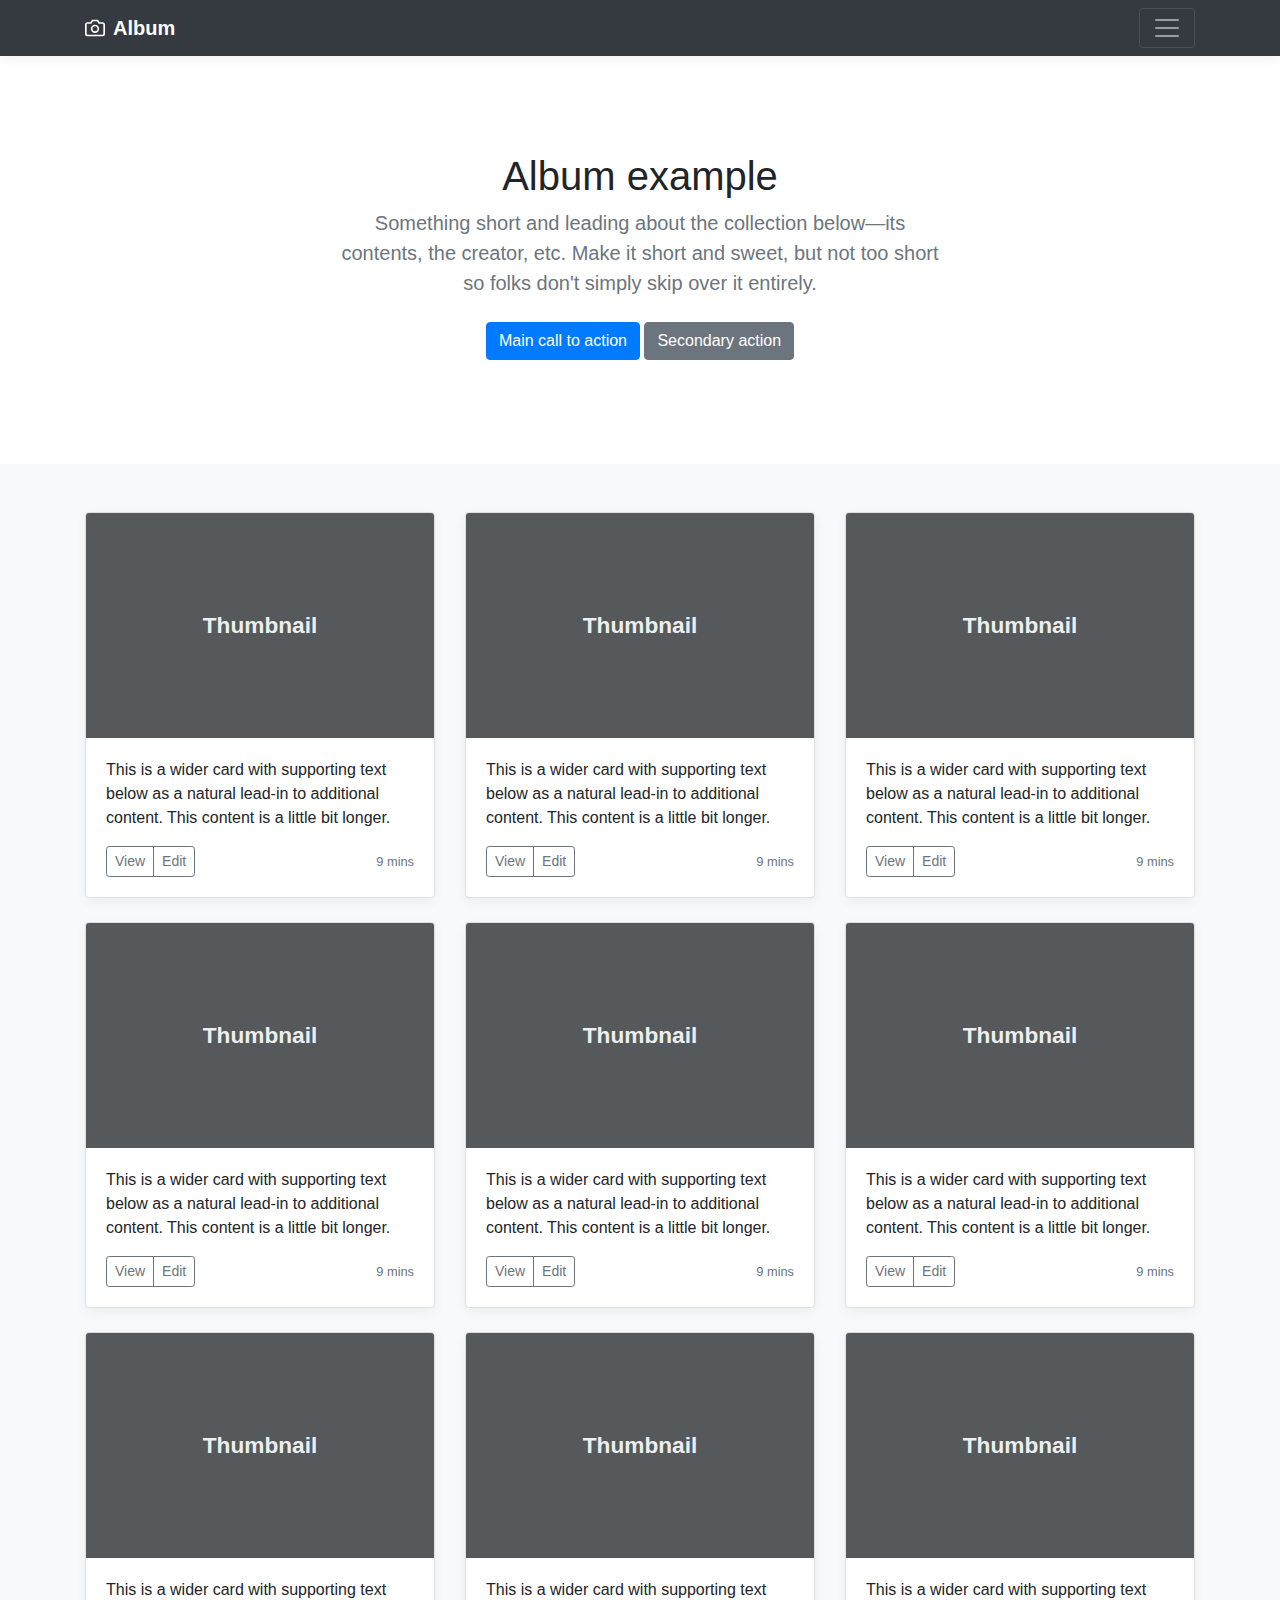
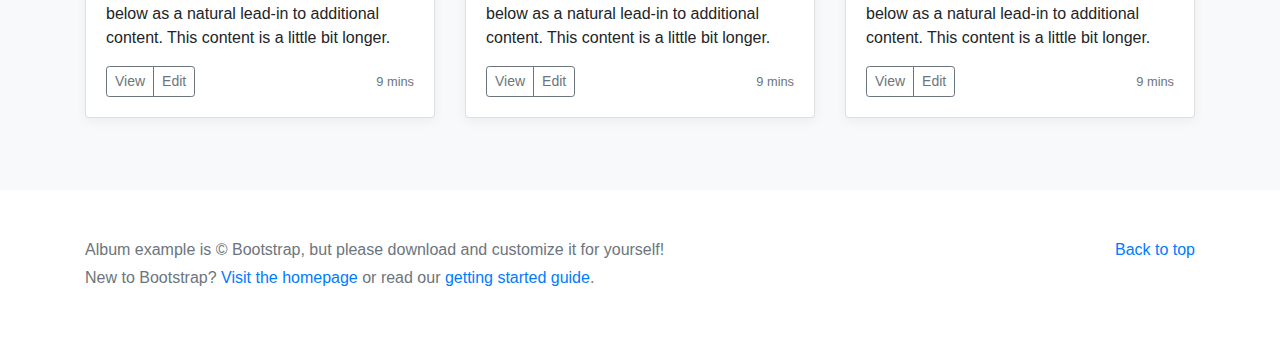
<file: bootstrap/docs/4.1/examples/album/index.html>
<!doctype html>
<html lang="en">
  <head>
    <meta charset="utf-8">
    <meta name="viewport" content="width=device-width, initial-scale=1, shrink-to-fit=no">
    <meta name="description" content="">
    <meta name="author" content="">
    <link rel="icon" href="../../../../favicon.ico">

    <title>Album example for Bootstrap</title>

    <!-- Bootstrap core CSS -->
    <link href="../../../../dist/css/bootstrap.min.css" rel="stylesheet">

    <!-- Custom styles for this template -->
    <link href="album.css" rel="stylesheet">
  </head>

  <body>

    <header>
      <div class="collapse bg-dark" id="navbarHeader">
        <div class="container">
          <div class="row">
            <div class="col-sm-8 col-md-7 py-4">
              <h4 class="text-white">About</h4>
              <p class="text-muted">Add some information about the album below, the author, or any other background context. Make it a few sentences long so folks can pick up some informative tidbits. Then, link them off to some social networking sites or contact information.</p>
            </div>
            <div class="col-sm-4 offset-md-1 py-4">
              <h4 class="text-white">Contact</h4>
              <ul class="list-unstyled">
                <li><a href="#" class="text-white">Follow on Twitter</a></li>
                <li><a href="#" class="text-white">Like on Facebook</a></li>
                <li><a href="#" class="text-white">Email me</a></li>
              </ul>
            </div>
          </div>
        </div>
      </div>
      <div class="navbar navbar-dark bg-dark box-shadow">
        <div class="container d-flex justify-content-between">
          <a href="#" class="navbar-brand d-flex align-items-center">
            <svg xmlns="http://www.w3.org/2000/svg" width="20" height="20" viewBox="0 0 24 24" fill="none" stroke="currentColor" stroke-width="2" stroke-linecap="round" stroke-linejoin="round" class="mr-2"><path d="M23 19a2 2 0 0 1-2 2H3a2 2 0 0 1-2-2V8a2 2 0 0 1 2-2h4l2-3h6l2 3h4a2 2 0 0 1 2 2z"></path><circle cx="12" cy="13" r="4"></circle></svg>
            <strong>Album</strong>
          </a>
          <button class="navbar-toggler" type="button" data-toggle="collapse" data-target="#navbarHeader" aria-controls="navbarHeader" aria-expanded="false" aria-label="Toggle navigation">
            <span class="navbar-toggler-icon"></span>
          </button>
        </div>
      </div>
    </header>

    <main role="main">

      <section class="jumbotron text-center">
        <div class="container">
          <h1 class="jumbotron-heading">Album example</h1>
          <p class="lead text-muted">Something short and leading about the collection below—its contents, the creator, etc. Make it short and sweet, but not too short so folks don't simply skip over it entirely.</p>
          <p>
            <a href="#" class="btn btn-primary my-2">Main call to action</a>
            <a href="#" class="btn btn-secondary my-2">Secondary action</a>
          </p>
        </div>
      </section>

      <div class="album py-5 bg-light">
        <div class="container">

          <div class="row">
            <div class="col-md-4">
              <div class="card mb-4 box-shadow">
                <img class="card-img-top" data-src="holder.js/100px225?theme=thumb&bg=55595c&fg=eceeef&text=Thumbnail" alt="Card image cap">
                <div class="card-body">
                  <p class="card-text">This is a wider card with supporting text below as a natural lead-in to additional content. This content is a little bit longer.</p>
                  <div class="d-flex justify-content-between align-items-center">
                    <div class="btn-group">
                      <button type="button" class="btn btn-sm btn-outline-secondary">View</button>
                      <button type="button" class="btn btn-sm btn-outline-secondary">Edit</button>
                    </div>
                    <small class="text-muted">9 mins</small>
                  </div>
                </div>
              </div>
            </div>
            <div class="col-md-4">
              <div class="card mb-4 box-shadow">
                <img class="card-img-top" data-src="holder.js/100px225?theme=thumb&bg=55595c&fg=eceeef&text=Thumbnail" alt="Card image cap">
                <div class="card-body">
                  <p class="card-text">This is a wider card with supporting text below as a natural lead-in to additional content. This content is a little bit longer.</p>
                  <div class="d-flex justify-content-between align-items-center">
                    <div class="btn-group">
                      <button type="button" class="btn btn-sm btn-outline-secondary">View</button>
                      <button type="button" class="btn btn-sm btn-outline-secondary">Edit</button>
                    </div>
                    <small class="text-muted">9 mins</small>
                  </div>
                </div>
              </div>
            </div>
            <div class="col-md-4">
              <div class="card mb-4 box-shadow">
                <img class="card-img-top" data-src="holder.js/100px225?theme=thumb&bg=55595c&fg=eceeef&text=Thumbnail" alt="Card image cap">
                <div class="card-body">
                  <p class="card-text">This is a wider card with supporting text below as a natural lead-in to additional content. This content is a little bit longer.</p>
                  <div class="d-flex justify-content-between align-items-center">
                    <div class="btn-group">
                      <button type="button" class="btn btn-sm btn-outline-secondary">View</button>
                      <button type="button" class="btn btn-sm btn-outline-secondary">Edit</button>
                    </div>
                    <small class="text-muted">9 mins</small>
                  </div>
                </div>
              </div>
            </div>

            <div class="col-md-4">
              <div class="card mb-4 box-shadow">
                <img class="card-img-top" data-src="holder.js/100px225?theme=thumb&bg=55595c&fg=eceeef&text=Thumbnail" alt="Card image cap">
                <div class="card-body">
                  <p class="card-text">This is a wider card with supporting text below as a natural lead-in to additional content. This content is a little bit longer.</p>
                  <div class="d-flex justify-content-between align-items-center">
                    <div class="btn-group">
                      <button type="button" class="btn btn-sm btn-outline-secondary">View</button>
                      <button type="button" class="btn btn-sm btn-outline-secondary">Edit</button>
                    </div>
                    <small class="text-muted">9 mins</small>
                  </div>
                </div>
              </div>
            </div>
            <div class="col-md-4">
              <div class="card mb-4 box-shadow">
                <img class="card-img-top" data-src="holder.js/100px225?theme=thumb&bg=55595c&fg=eceeef&text=Thumbnail" alt="Card image cap">
                <div class="card-body">
                  <p class="card-text">This is a wider card with supporting text below as a natural lead-in to additional content. This content is a little bit longer.</p>
                  <div class="d-flex justify-content-between align-items-center">
                    <div class="btn-group">
                      <button type="button" class="btn btn-sm btn-outline-secondary">View</button>
                      <button type="button" class="btn btn-sm btn-outline-secondary">Edit</button>
                    </div>
                    <small class="text-muted">9 mins</small>
                  </div>
                </div>
              </div>
            </div>
            <div class="col-md-4">
              <div class="card mb-4 box-shadow">
                <img class="card-img-top" data-src="holder.js/100px225?theme=thumb&bg=55595c&fg=eceeef&text=Thumbnail" alt="Card image cap">
                <div class="card-body">
                  <p class="card-text">This is a wider card with supporting text below as a natural lead-in to additional content. This content is a little bit longer.</p>
                  <div class="d-flex justify-content-between align-items-center">
                    <div class="btn-group">
                      <button type="button" class="btn btn-sm btn-outline-secondary">View</button>
                      <button type="button" class="btn btn-sm btn-outline-secondary">Edit</button>
                    </div>
                    <small class="text-muted">9 mins</small>
                  </div>
                </div>
              </div>
            </div>

            <div class="col-md-4">
              <div class="card mb-4 box-shadow">
                <img class="card-img-top" data-src="holder.js/100px225?theme=thumb&bg=55595c&fg=eceeef&text=Thumbnail" alt="Card image cap">
                <div class="card-body">
                  <p class="card-text">This is a wider card with supporting text below as a natural lead-in to additional content. This content is a little bit longer.</p>
                  <div class="d-flex justify-content-between align-items-center">
                    <div class="btn-group">
                      <button type="button" class="btn btn-sm btn-outline-secondary">View</button>
                      <button type="button" class="btn btn-sm btn-outline-secondary">Edit</button>
                    </div>
                    <small class="text-muted">9 mins</small>
                  </div>
                </div>
              </div>
            </div>
            <div class="col-md-4">
              <div class="card mb-4 box-shadow">
                <img class="card-img-top" data-src="holder.js/100px225?theme=thumb&bg=55595c&fg=eceeef&text=Thumbnail" alt="Card image cap">
                <div class="card-body">
                  <p class="card-text">This is a wider card with supporting text below as a natural lead-in to additional content. This content is a little bit longer.</p>
                  <div class="d-flex justify-content-between align-items-center">
                    <div class="btn-group">
                      <button type="button" class="btn btn-sm btn-outline-secondary">View</button>
                      <button type="button" class="btn btn-sm btn-outline-secondary">Edit</button>
                    </div>
                    <small class="text-muted">9 mins</small>
                  </div>
                </div>
              </div>
            </div>
            <div class="col-md-4">
              <div class="card mb-4 box-shadow">
                <img class="card-img-top" data-src="holder.js/100px225?theme=thumb&bg=55595c&fg=eceeef&text=Thumbnail" alt="Card image cap">
                <div class="card-body">
                  <p class="card-text">This is a wider card with supporting text below as a natural lead-in to additional content. This content is a little bit longer.</p>
                  <div class="d-flex justify-content-between align-items-center">
                    <div class="btn-group">
                      <button type="button" class="btn btn-sm btn-outline-secondary">View</button>
                      <button type="button" class="btn btn-sm btn-outline-secondary">Edit</button>
                    </div>
                    <small class="text-muted">9 mins</small>
                  </div>
                </div>
              </div>
            </div>
          </div>
        </div>
      </div>

    </main>

    <footer class="text-muted">
      <div class="container">
        <p class="float-right">
          <a href="#">Back to top</a>
        </p>
        <p>Album example is &copy; Bootstrap, but please download and customize it for yourself!</p>
        <p>New to Bootstrap? <a href="../../">Visit the homepage</a> or read our <a href="../../getting-started/">getting started guide</a>.</p>
      </div>
    </footer>

    <!-- Bootstrap core JavaScript
    ================================================== -->
    <!-- Placed at the end of the document so the pages load faster -->
    <script src="https://code.jquery.com/jquery-3.3.1.slim.min.js" integrity="sha384-q8i/X+965DzO0rT7abK41JStQIAqVgRVzpbzo5smXKp4YfRvH+8abtTE1Pi6jizo" crossorigin="anonymous"></script>
    <script>window.jQuery || document.write('<script src="../../../../assets/js/vendor/jquery-slim.min.js"><\/script>')</script>
    <script src="../../../../assets/js/vendor/popper.min.js"></script>
    <script src="../../../../dist/js/bootstrap.min.js"></script>
    <script src="../../../../assets/js/vendor/holder.min.js"></script>
  </body>
</html>
</file>
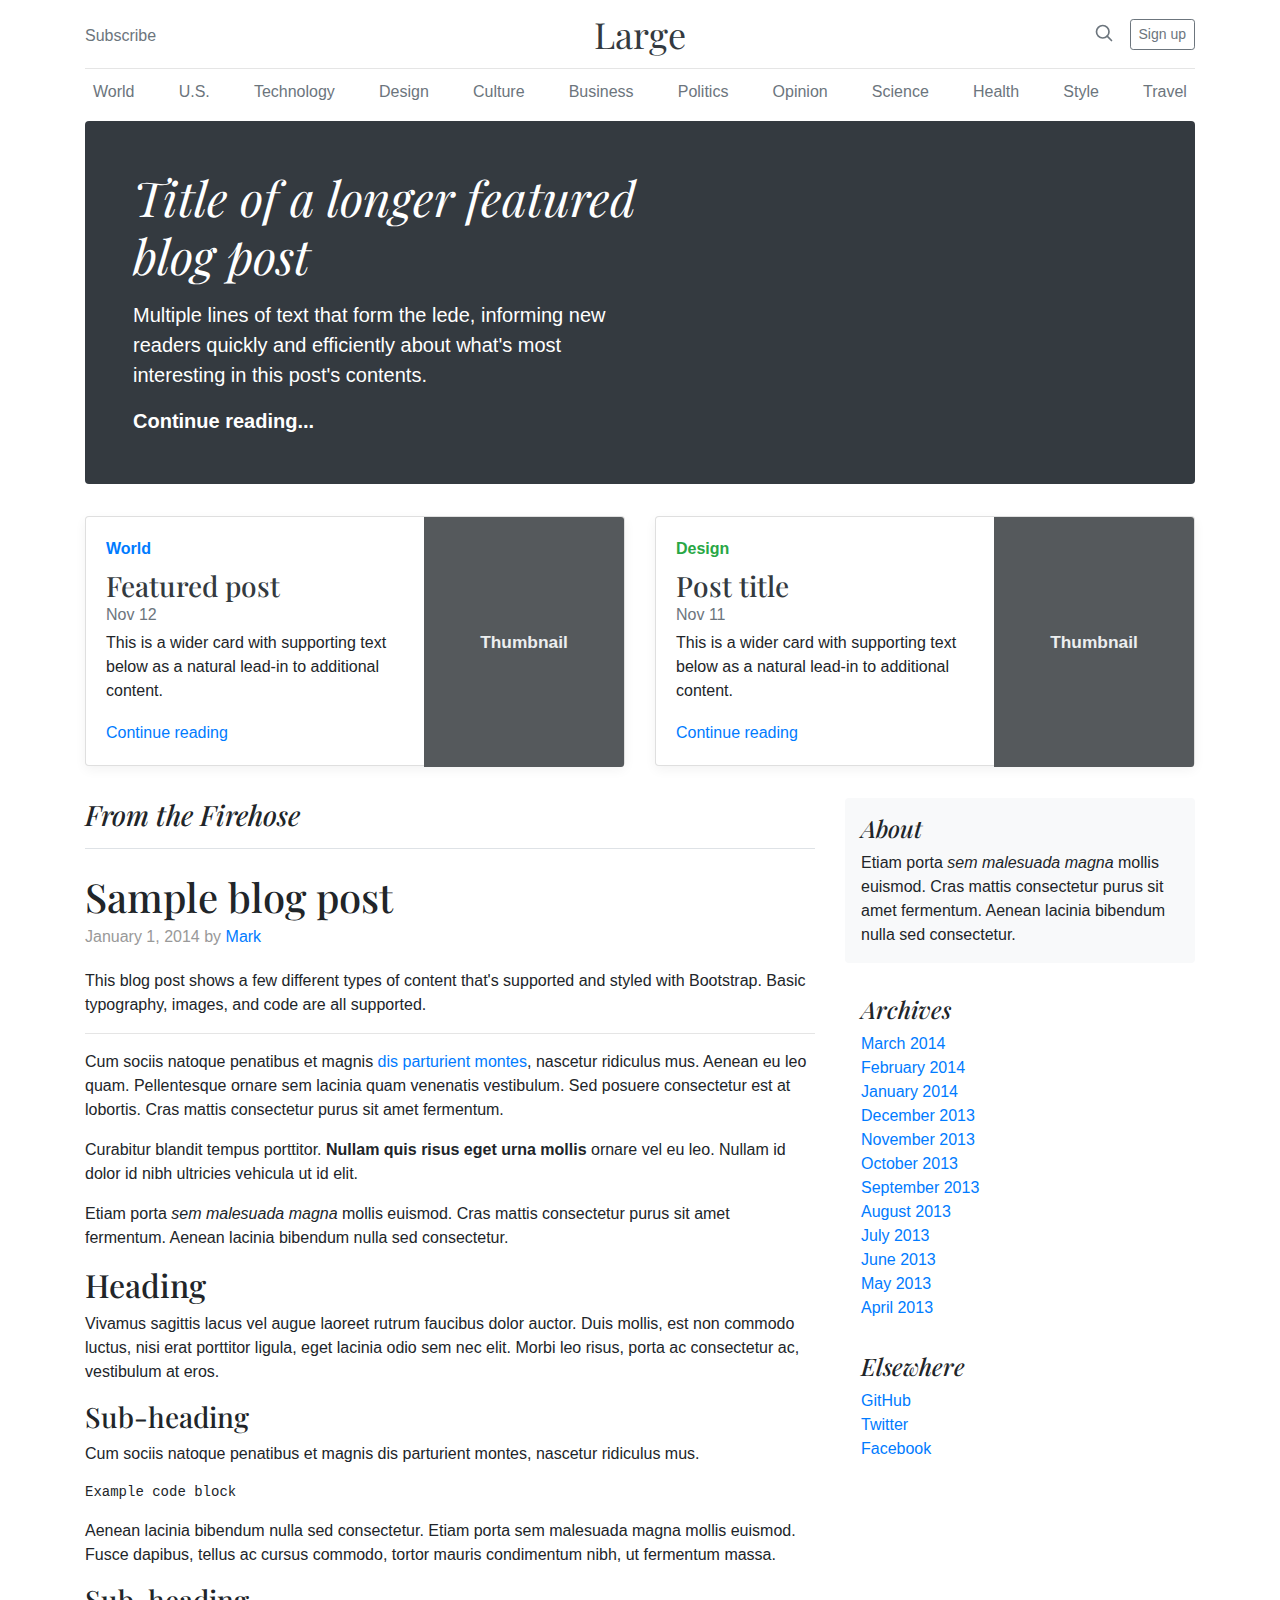
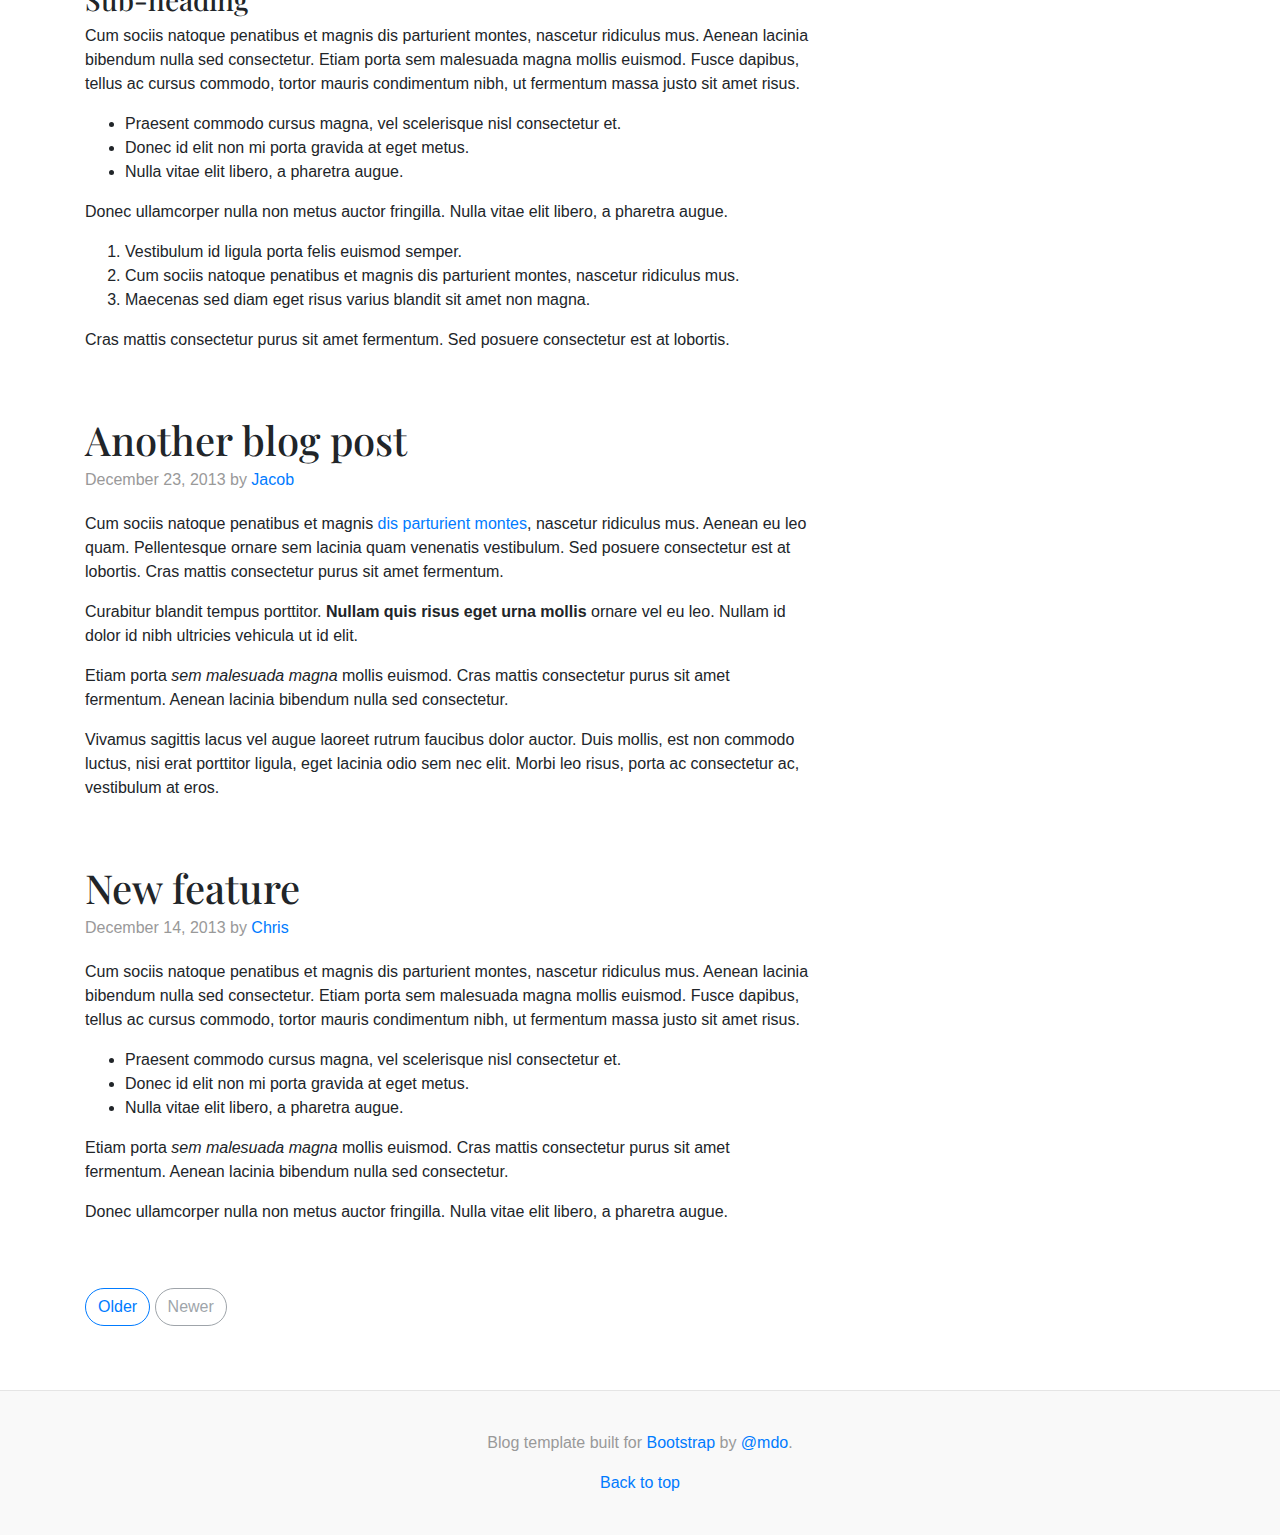
<file: bootstrap/docs/4.1/examples/blog/index.html>
<!doctype html>
<html lang="en">
  <head>
    <meta charset="utf-8">
    <meta name="viewport" content="width=device-width, initial-scale=1, shrink-to-fit=no">
    <meta name="description" content="">
    <meta name="author" content="">
    <link rel="icon" href="../../../../favicon.ico">

    <title>Blog Template for Bootstrap</title>

    <!-- Bootstrap core CSS -->
    <link href="../../../../dist/css/bootstrap.min.css" rel="stylesheet">

    <!-- Custom styles for this template -->
    <link href="https://fonts.googleapis.com/css?family=Playfair+Display:700,900" rel="stylesheet">
    <link href="blog.css" rel="stylesheet">
  </head>

  <body>

    <div class="container">
      <header class="blog-header py-3">
        <div class="row flex-nowrap justify-content-between align-items-center">
          <div class="col-4 pt-1">
            <a class="text-muted" href="#">Subscribe</a>
          </div>
          <div class="col-4 text-center">
            <a class="blog-header-logo text-dark" href="#">Large</a>
          </div>
          <div class="col-4 d-flex justify-content-end align-items-center">
            <a class="text-muted" href="#">
              <svg xmlns="http://www.w3.org/2000/svg" width="20" height="20" viewBox="0 0 24 24" fill="none" stroke="currentColor" stroke-width="2" stroke-linecap="round" stroke-linejoin="round" class="mx-3"><circle cx="10.5" cy="10.5" r="7.5"></circle><line x1="21" y1="21" x2="15.8" y2="15.8"></line></svg>
            </a>
            <a class="btn btn-sm btn-outline-secondary" href="#">Sign up</a>
          </div>
        </div>
      </header>

      <div class="nav-scroller py-1 mb-2">
        <nav class="nav d-flex justify-content-between">
          <a class="p-2 text-muted" href="#">World</a>
          <a class="p-2 text-muted" href="#">U.S.</a>
          <a class="p-2 text-muted" href="#">Technology</a>
          <a class="p-2 text-muted" href="#">Design</a>
          <a class="p-2 text-muted" href="#">Culture</a>
          <a class="p-2 text-muted" href="#">Business</a>
          <a class="p-2 text-muted" href="#">Politics</a>
          <a class="p-2 text-muted" href="#">Opinion</a>
          <a class="p-2 text-muted" href="#">Science</a>
          <a class="p-2 text-muted" href="#">Health</a>
          <a class="p-2 text-muted" href="#">Style</a>
          <a class="p-2 text-muted" href="#">Travel</a>
        </nav>
      </div>

      <div class="jumbotron p-3 p-md-5 text-white rounded bg-dark">
        <div class="col-md-6 px-0">
          <h1 class="display-4 font-italic">Title of a longer featured blog post</h1>
          <p class="lead my-3">Multiple lines of text that form the lede, informing new readers quickly and efficiently about what's most interesting in this post's contents.</p>
          <p class="lead mb-0"><a href="#" class="text-white font-weight-bold">Continue reading...</a></p>
        </div>
      </div>

      <div class="row mb-2">
        <div class="col-md-6">
          <div class="card flex-md-row mb-4 box-shadow h-md-250">
            <div class="card-body d-flex flex-column align-items-start">
              <strong class="d-inline-block mb-2 text-primary">World</strong>
              <h3 class="mb-0">
                <a class="text-dark" href="#">Featured post</a>
              </h3>
              <div class="mb-1 text-muted">Nov 12</div>
              <p class="card-text mb-auto">This is a wider card with supporting text below as a natural lead-in to additional content.</p>
              <a href="#">Continue reading</a>
            </div>
            <img class="card-img-right flex-auto d-none d-lg-block" data-src="holder.js/200x250?theme=thumb" alt="Card image cap">
          </div>
        </div>
        <div class="col-md-6">
          <div class="card flex-md-row mb-4 box-shadow h-md-250">
            <div class="card-body d-flex flex-column align-items-start">
              <strong class="d-inline-block mb-2 text-success">Design</strong>
              <h3 class="mb-0">
                <a class="text-dark" href="#">Post title</a>
              </h3>
              <div class="mb-1 text-muted">Nov 11</div>
              <p class="card-text mb-auto">This is a wider card with supporting text below as a natural lead-in to additional content.</p>
              <a href="#">Continue reading</a>
            </div>
            <img class="card-img-right flex-auto d-none d-lg-block" data-src="holder.js/200x250?theme=thumb" alt="Card image cap">
          </div>
        </div>
      </div>
    </div>

    <main role="main" class="container">
      <div class="row">
        <div class="col-md-8 blog-main">
          <h3 class="pb-3 mb-4 font-italic border-bottom">
            From the Firehose
          </h3>

          <div class="blog-post">
            <h2 class="blog-post-title">Sample blog post</h2>
            <p class="blog-post-meta">January 1, 2014 by <a href="#">Mark</a></p>

            <p>This blog post shows a few different types of content that's supported and styled with Bootstrap. Basic typography, images, and code are all supported.</p>
            <hr>
            <p>Cum sociis natoque penatibus et magnis <a href="#">dis parturient montes</a>, nascetur ridiculus mus. Aenean eu leo quam. Pellentesque ornare sem lacinia quam venenatis vestibulum. Sed posuere consectetur est at lobortis. Cras mattis consectetur purus sit amet fermentum.</p>
            <blockquote>
              <p>Curabitur blandit tempus porttitor. <strong>Nullam quis risus eget urna mollis</strong> ornare vel eu leo. Nullam id dolor id nibh ultricies vehicula ut id elit.</p>
            </blockquote>
            <p>Etiam porta <em>sem malesuada magna</em> mollis euismod. Cras mattis consectetur purus sit amet fermentum. Aenean lacinia bibendum nulla sed consectetur.</p>
            <h2>Heading</h2>
            <p>Vivamus sagittis lacus vel augue laoreet rutrum faucibus dolor auctor. Duis mollis, est non commodo luctus, nisi erat porttitor ligula, eget lacinia odio sem nec elit. Morbi leo risus, porta ac consectetur ac, vestibulum at eros.</p>
            <h3>Sub-heading</h3>
            <p>Cum sociis natoque penatibus et magnis dis parturient montes, nascetur ridiculus mus.</p>
            <pre><code>Example code block</code></pre>
            <p>Aenean lacinia bibendum nulla sed consectetur. Etiam porta sem malesuada magna mollis euismod. Fusce dapibus, tellus ac cursus commodo, tortor mauris condimentum nibh, ut fermentum massa.</p>
            <h3>Sub-heading</h3>
            <p>Cum sociis natoque penatibus et magnis dis parturient montes, nascetur ridiculus mus. Aenean lacinia bibendum nulla sed consectetur. Etiam porta sem malesuada magna mollis euismod. Fusce dapibus, tellus ac cursus commodo, tortor mauris condimentum nibh, ut fermentum massa justo sit amet risus.</p>
            <ul>
              <li>Praesent commodo cursus magna, vel scelerisque nisl consectetur et.</li>
              <li>Donec id elit non mi porta gravida at eget metus.</li>
              <li>Nulla vitae elit libero, a pharetra augue.</li>
            </ul>
            <p>Donec ullamcorper nulla non metus auctor fringilla. Nulla vitae elit libero, a pharetra augue.</p>
            <ol>
              <li>Vestibulum id ligula porta felis euismod semper.</li>
              <li>Cum sociis natoque penatibus et magnis dis parturient montes, nascetur ridiculus mus.</li>
              <li>Maecenas sed diam eget risus varius blandit sit amet non magna.</li>
            </ol>
            <p>Cras mattis consectetur purus sit amet fermentum. Sed posuere consectetur est at lobortis.</p>
          </div><!-- /.blog-post -->

          <div class="blog-post">
            <h2 class="blog-post-title">Another blog post</h2>
            <p class="blog-post-meta">December 23, 2013 by <a href="#">Jacob</a></p>

            <p>Cum sociis natoque penatibus et magnis <a href="#">dis parturient montes</a>, nascetur ridiculus mus. Aenean eu leo quam. Pellentesque ornare sem lacinia quam venenatis vestibulum. Sed posuere consectetur est at lobortis. Cras mattis consectetur purus sit amet fermentum.</p>
            <blockquote>
              <p>Curabitur blandit tempus porttitor. <strong>Nullam quis risus eget urna mollis</strong> ornare vel eu leo. Nullam id dolor id nibh ultricies vehicula ut id elit.</p>
            </blockquote>
            <p>Etiam porta <em>sem malesuada magna</em> mollis euismod. Cras mattis consectetur purus sit amet fermentum. Aenean lacinia bibendum nulla sed consectetur.</p>
            <p>Vivamus sagittis lacus vel augue laoreet rutrum faucibus dolor auctor. Duis mollis, est non commodo luctus, nisi erat porttitor ligula, eget lacinia odio sem nec elit. Morbi leo risus, porta ac consectetur ac, vestibulum at eros.</p>
          </div><!-- /.blog-post -->

          <div class="blog-post">
            <h2 class="blog-post-title">New feature</h2>
            <p class="blog-post-meta">December 14, 2013 by <a href="#">Chris</a></p>

            <p>Cum sociis natoque penatibus et magnis dis parturient montes, nascetur ridiculus mus. Aenean lacinia bibendum nulla sed consectetur. Etiam porta sem malesuada magna mollis euismod. Fusce dapibus, tellus ac cursus commodo, tortor mauris condimentum nibh, ut fermentum massa justo sit amet risus.</p>
            <ul>
              <li>Praesent commodo cursus magna, vel scelerisque nisl consectetur et.</li>
              <li>Donec id elit non mi porta gravida at eget metus.</li>
              <li>Nulla vitae elit libero, a pharetra augue.</li>
            </ul>
            <p>Etiam porta <em>sem malesuada magna</em> mollis euismod. Cras mattis consectetur purus sit amet fermentum. Aenean lacinia bibendum nulla sed consectetur.</p>
            <p>Donec ullamcorper nulla non metus auctor fringilla. Nulla vitae elit libero, a pharetra augue.</p>
          </div><!-- /.blog-post -->

          <nav class="blog-pagination">
            <a class="btn btn-outline-primary" href="#">Older</a>
            <a class="btn btn-outline-secondary disabled" href="#">Newer</a>
          </nav>

        </div><!-- /.blog-main -->

        <aside class="col-md-4 blog-sidebar">
          <div class="p-3 mb-3 bg-light rounded">
            <h4 class="font-italic">About</h4>
            <p class="mb-0">Etiam porta <em>sem malesuada magna</em> mollis euismod. Cras mattis consectetur purus sit amet fermentum. Aenean lacinia bibendum nulla sed consectetur.</p>
          </div>

          <div class="p-3">
            <h4 class="font-italic">Archives</h4>
            <ol class="list-unstyled mb-0">
              <li><a href="#">March 2014</a></li>
              <li><a href="#">February 2014</a></li>
              <li><a href="#">January 2014</a></li>
              <li><a href="#">December 2013</a></li>
              <li><a href="#">November 2013</a></li>
              <li><a href="#">October 2013</a></li>
              <li><a href="#">September 2013</a></li>
              <li><a href="#">August 2013</a></li>
              <li><a href="#">July 2013</a></li>
              <li><a href="#">June 2013</a></li>
              <li><a href="#">May 2013</a></li>
              <li><a href="#">April 2013</a></li>
            </ol>
          </div>

          <div class="p-3">
            <h4 class="font-italic">Elsewhere</h4>
            <ol class="list-unstyled">
              <li><a href="#">GitHub</a></li>
              <li><a href="#">Twitter</a></li>
              <li><a href="#">Facebook</a></li>
            </ol>
          </div>
        </aside><!-- /.blog-sidebar -->

      </div><!-- /.row -->

    </main><!-- /.container -->

    <footer class="blog-footer">
      <p>Blog template built for <a href="https://getbootstrap.com/">Bootstrap</a> by <a href="https://twitter.com/mdo">@mdo</a>.</p>
      <p>
        <a href="#">Back to top</a>
      </p>
    </footer>

    <!-- Bootstrap core JavaScript
    ================================================== -->
    <!-- Placed at the end of the document so the pages load faster -->
    <script src="https://code.jquery.com/jquery-3.3.1.slim.min.js" integrity="sha384-q8i/X+965DzO0rT7abK41JStQIAqVgRVzpbzo5smXKp4YfRvH+8abtTE1Pi6jizo" crossorigin="anonymous"></script>
    <script>window.jQuery || document.write('<script src="../../../../assets/js/vendor/jquery-slim.min.js"><\/script>')</script>
    <script src="../../../../assets/js/vendor/popper.min.js"></script>
    <script src="../../../../dist/js/bootstrap.min.js"></script>
    <script src="../../../../assets/js/vendor/holder.min.js"></script>
    <script>
      Holder.addTheme('thumb', {
        bg: '#55595c',
        fg: '#eceeef',
        text: 'Thumbnail'
      });
    </script>
  </body>
</html>
</file>
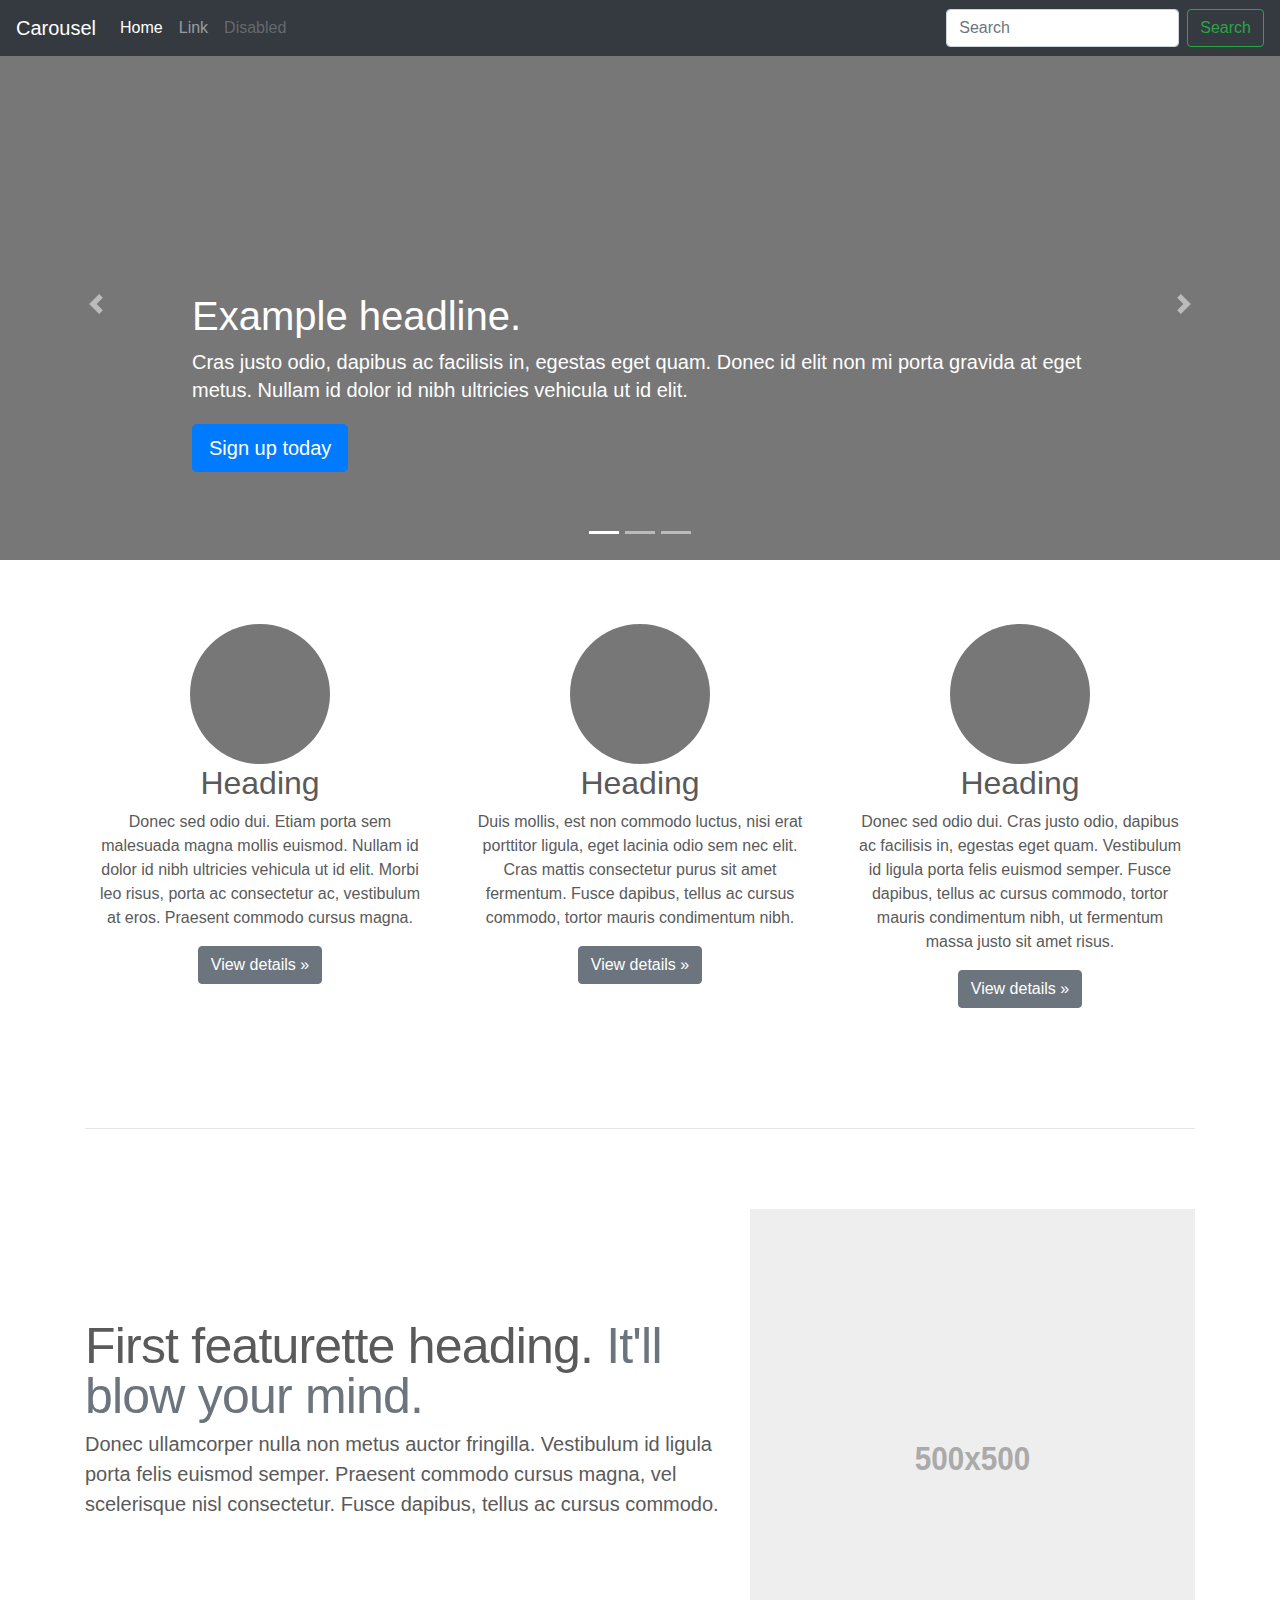
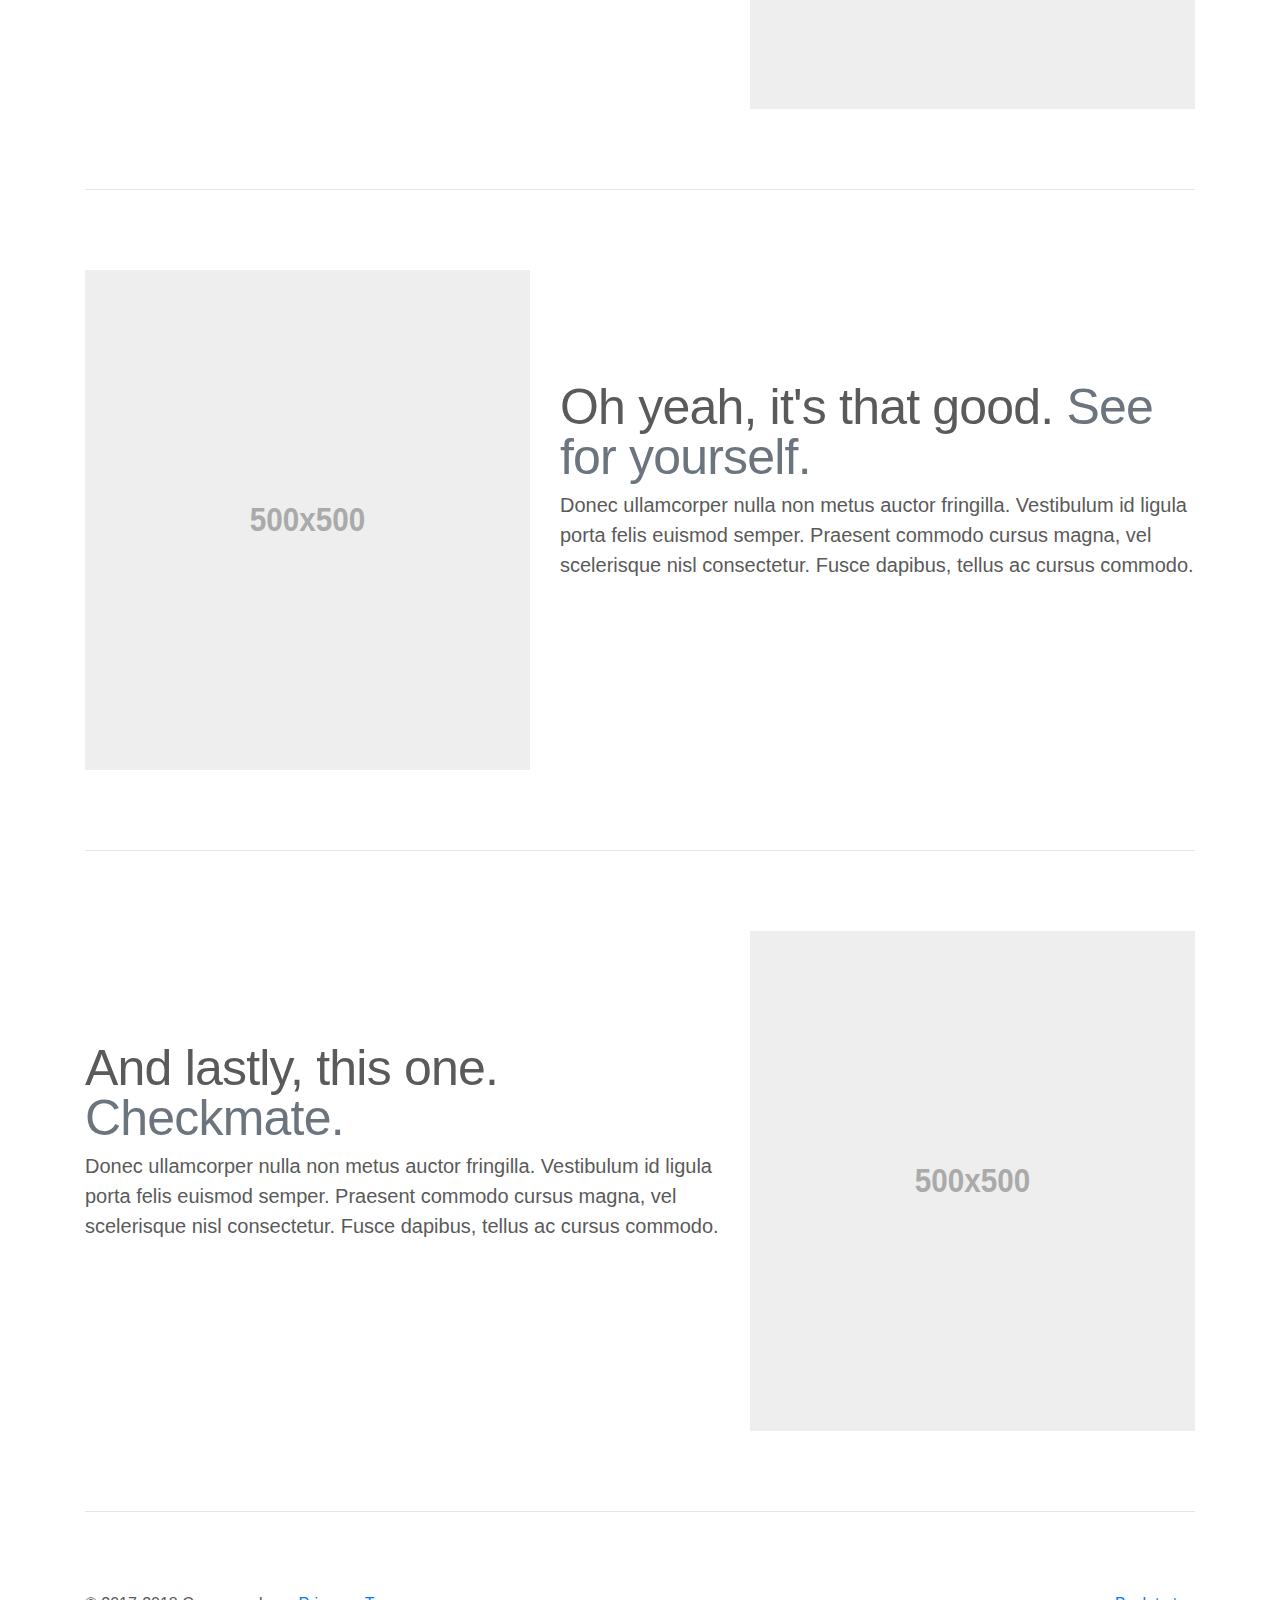
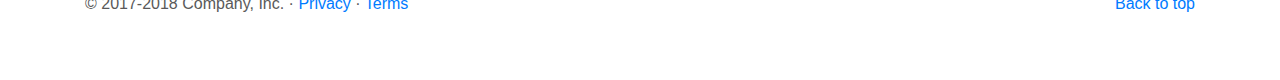
<file: bootstrap/docs/4.1/examples/carousel/index.html>
<!doctype html>
<html lang="en">
  <head>
    <meta charset="utf-8">
    <meta name="viewport" content="width=device-width, initial-scale=1, shrink-to-fit=no">
    <meta name="description" content="">
    <meta name="author" content="">
    <link rel="icon" href="../../../../favicon.ico">

    <title>Carousel Template for Bootstrap</title>

    <!-- Bootstrap core CSS -->
    <link href="../../../../dist/css/bootstrap.min.css" rel="stylesheet">

    <!-- Custom styles for this template -->
    <link href="carousel.css" rel="stylesheet">
  </head>
  <body>

    <header>
      <nav class="navbar navbar-expand-md navbar-dark fixed-top bg-dark">
        <a class="navbar-brand" href="#">Carousel</a>
        <button class="navbar-toggler" type="button" data-toggle="collapse" data-target="#navbarCollapse" aria-controls="navbarCollapse" aria-expanded="false" aria-label="Toggle navigation">
          <span class="navbar-toggler-icon"></span>
        </button>
        <div class="collapse navbar-collapse" id="navbarCollapse">
          <ul class="navbar-nav mr-auto">
            <li class="nav-item active">
              <a class="nav-link" href="#">Home <span class="sr-only">(current)</span></a>
            </li>
            <li class="nav-item">
              <a class="nav-link" href="#">Link</a>
            </li>
            <li class="nav-item">
              <a class="nav-link disabled" href="#">Disabled</a>
            </li>
          </ul>
          <form class="form-inline mt-2 mt-md-0">
            <input class="form-control mr-sm-2" type="text" placeholder="Search" aria-label="Search">
            <button class="btn btn-outline-success my-2 my-sm-0" type="submit">Search</button>
          </form>
        </div>
      </nav>
    </header>

    <main role="main">

      <div id="myCarousel" class="carousel slide" data-ride="carousel">
        <ol class="carousel-indicators">
          <li data-target="#myCarousel" data-slide-to="0" class="active"></li>
          <li data-target="#myCarousel" data-slide-to="1"></li>
          <li data-target="#myCarousel" data-slide-to="2"></li>
        </ol>
        <div class="carousel-inner">
          <div class="carousel-item active">
            <img class="first-slide" src="[data-uri]" alt="First slide">
            <div class="container">
              <div class="carousel-caption text-left">
                <h1>Example headline.</h1>
                <p>Cras justo odio, dapibus ac facilisis in, egestas eget quam. Donec id elit non mi porta gravida at eget metus. Nullam id dolor id nibh ultricies vehicula ut id elit.</p>
                <p><a class="btn btn-lg btn-primary" href="#" role="button">Sign up today</a></p>
              </div>
            </div>
          </div>
          <div class="carousel-item">
            <img class="second-slide" src="[data-uri]" alt="Second slide">
            <div class="container">
              <div class="carousel-caption">
                <h1>Another example headline.</h1>
                <p>Cras justo odio, dapibus ac facilisis in, egestas eget quam. Donec id elit non mi porta gravida at eget metus. Nullam id dolor id nibh ultricies vehicula ut id elit.</p>
                <p><a class="btn btn-lg btn-primary" href="#" role="button">Learn more</a></p>
              </div>
            </div>
          </div>
          <div class="carousel-item">
            <img class="third-slide" src="[data-uri]" alt="Third slide">
            <div class="container">
              <div class="carousel-caption text-right">
                <h1>One more for good measure.</h1>
                <p>Cras justo odio, dapibus ac facilisis in, egestas eget quam. Donec id elit non mi porta gravida at eget metus. Nullam id dolor id nibh ultricies vehicula ut id elit.</p>
                <p><a class="btn btn-lg btn-primary" href="#" role="button">Browse gallery</a></p>
              </div>
            </div>
          </div>
        </div>
        <a class="carousel-control-prev" href="#myCarousel" role="button" data-slide="prev">
          <span class="carousel-control-prev-icon" aria-hidden="true"></span>
          <span class="sr-only">Previous</span>
        </a>
        <a class="carousel-control-next" href="#myCarousel" role="button" data-slide="next">
          <span class="carousel-control-next-icon" aria-hidden="true"></span>
          <span class="sr-only">Next</span>
        </a>
      </div>


      <!-- Marketing messaging and featurettes
      ================================================== -->
      <!-- Wrap the rest of the page in another container to center all the content. -->

      <div class="container marketing">

        <!-- Three columns of text below the carousel -->
        <div class="row">
          <div class="col-lg-4">
            <img class="rounded-circle" src="[data-uri]" alt="Generic placeholder image" width="140" height="140">
            <h2>Heading</h2>
            <p>Donec sed odio dui. Etiam porta sem malesuada magna mollis euismod. Nullam id dolor id nibh ultricies vehicula ut id elit. Morbi leo risus, porta ac consectetur ac, vestibulum at eros. Praesent commodo cursus magna.</p>
            <p><a class="btn btn-secondary" href="#" role="button">View details &raquo;</a></p>
          </div><!-- /.col-lg-4 -->
          <div class="col-lg-4">
            <img class="rounded-circle" src="[data-uri]" alt="Generic placeholder image" width="140" height="140">
            <h2>Heading</h2>
            <p>Duis mollis, est non commodo luctus, nisi erat porttitor ligula, eget lacinia odio sem nec elit. Cras mattis consectetur purus sit amet fermentum. Fusce dapibus, tellus ac cursus commodo, tortor mauris condimentum nibh.</p>
            <p><a class="btn btn-secondary" href="#" role="button">View details &raquo;</a></p>
          </div><!-- /.col-lg-4 -->
          <div class="col-lg-4">
            <img class="rounded-circle" src="[data-uri]" alt="Generic placeholder image" width="140" height="140">
            <h2>Heading</h2>
            <p>Donec sed odio dui. Cras justo odio, dapibus ac facilisis in, egestas eget quam. Vestibulum id ligula porta felis euismod semper. Fusce dapibus, tellus ac cursus commodo, tortor mauris condimentum nibh, ut fermentum massa justo sit amet risus.</p>
            <p><a class="btn btn-secondary" href="#" role="button">View details &raquo;</a></p>
          </div><!-- /.col-lg-4 -->
        </div><!-- /.row -->


        <!-- START THE FEATURETTES -->

        <hr class="featurette-divider">

        <div class="row featurette">
          <div class="col-md-7">
            <h2 class="featurette-heading">First featurette heading. <span class="text-muted">It'll blow your mind.</span></h2>
            <p class="lead">Donec ullamcorper nulla non metus auctor fringilla. Vestibulum id ligula porta felis euismod semper. Praesent commodo cursus magna, vel scelerisque nisl consectetur. Fusce dapibus, tellus ac cursus commodo.</p>
          </div>
          <div class="col-md-5">
            <img class="featurette-image img-fluid mx-auto" data-src="holder.js/500x500/auto" alt="Generic placeholder image">
          </div>
        </div>

        <hr class="featurette-divider">

        <div class="row featurette">
          <div class="col-md-7 order-md-2">
            <h2 class="featurette-heading">Oh yeah, it's that good. <span class="text-muted">See for yourself.</span></h2>
            <p class="lead">Donec ullamcorper nulla non metus auctor fringilla. Vestibulum id ligula porta felis euismod semper. Praesent commodo cursus magna, vel scelerisque nisl consectetur. Fusce dapibus, tellus ac cursus commodo.</p>
          </div>
          <div class="col-md-5 order-md-1">
            <img class="featurette-image img-fluid mx-auto" data-src="holder.js/500x500/auto" alt="Generic placeholder image">
          </div>
        </div>

        <hr class="featurette-divider">

        <div class="row featurette">
          <div class="col-md-7">
            <h2 class="featurette-heading">And lastly, this one. <span class="text-muted">Checkmate.</span></h2>
            <p class="lead">Donec ullamcorper nulla non metus auctor fringilla. Vestibulum id ligula porta felis euismod semper. Praesent commodo cursus magna, vel scelerisque nisl consectetur. Fusce dapibus, tellus ac cursus commodo.</p>
          </div>
          <div class="col-md-5">
            <img class="featurette-image img-fluid mx-auto" data-src="holder.js/500x500/auto" alt="Generic placeholder image">
          </div>
        </div>

        <hr class="featurette-divider">

        <!-- /END THE FEATURETTES -->

      </div><!-- /.container -->


      <!-- FOOTER -->
      <footer class="container">
        <p class="float-right"><a href="#">Back to top</a></p>
        <p>&copy; 2017-2018 Company, Inc. &middot; <a href="#">Privacy</a> &middot; <a href="#">Terms</a></p>
      </footer>
    </main>

    <!-- Bootstrap core JavaScript
    ================================================== -->
    <!-- Placed at the end of the document so the pages load faster -->
    <script src="https://code.jquery.com/jquery-3.3.1.slim.min.js" integrity="sha384-q8i/X+965DzO0rT7abK41JStQIAqVgRVzpbzo5smXKp4YfRvH+8abtTE1Pi6jizo" crossorigin="anonymous"></script>
    <script>window.jQuery || document.write('<script src="../../../../assets/js/vendor/jquery-slim.min.js"><\/script>')</script>
    <script src="../../../../assets/js/vendor/popper.min.js"></script>
    <script src="../../../../dist/js/bootstrap.min.js"></script>
    <!-- Just to make our placeholder images work. Don't actually copy the next line! -->
    <script src="../../../../assets/js/vendor/holder.min.js"></script>
  </body>
</html>
</file>
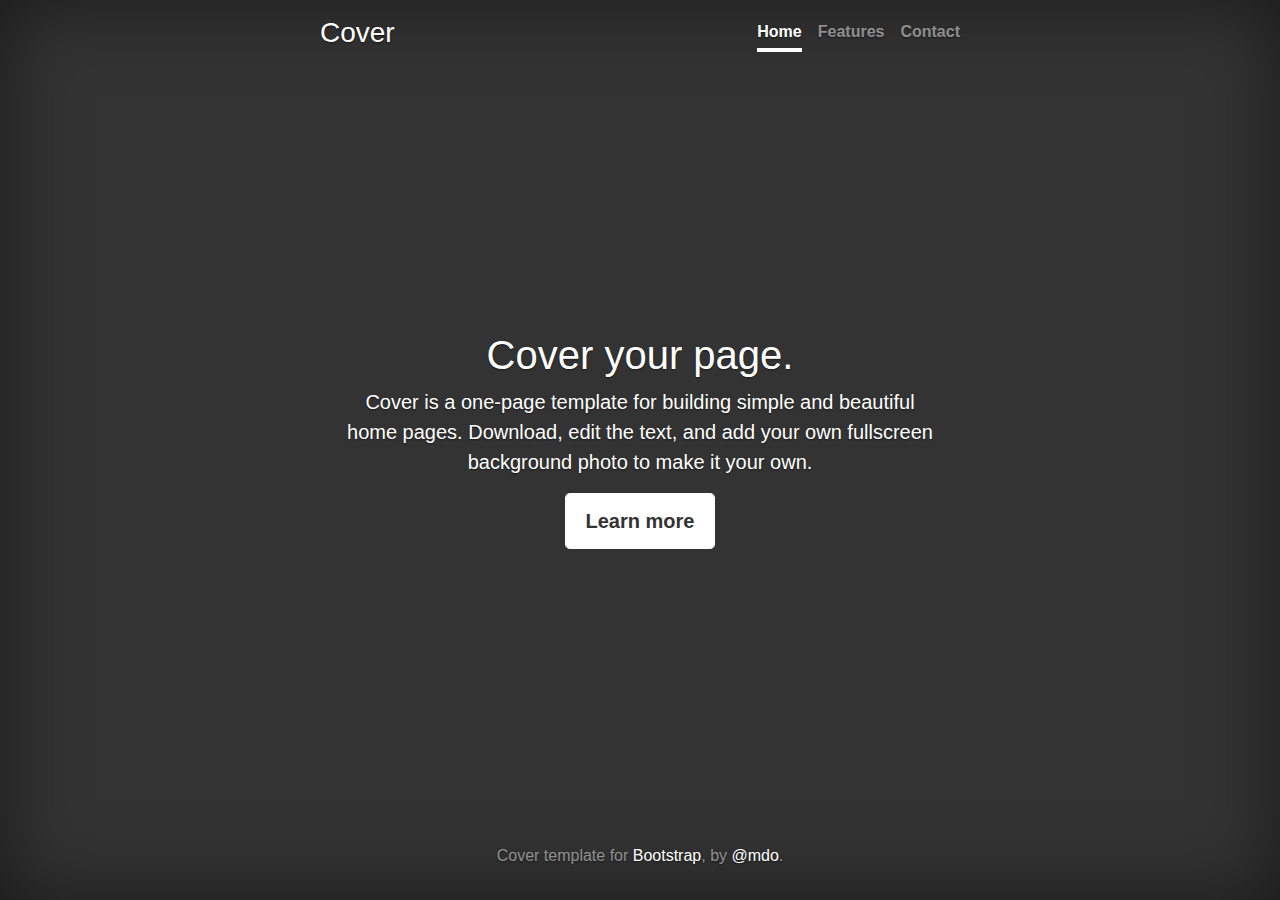
<file: bootstrap/docs/4.1/examples/cover/index.html>
<!doctype html>
<html lang="en">
  <head>
    <meta charset="utf-8">
    <meta name="viewport" content="width=device-width, initial-scale=1, shrink-to-fit=no">
    <meta name="description" content="">
    <meta name="author" content="">
    <link rel="icon" href="../../../../favicon.ico">

    <title>Cover Template for Bootstrap</title>

    <!-- Bootstrap core CSS -->
    <link href="../../../../dist/css/bootstrap.min.css" rel="stylesheet">

    <!-- Custom styles for this template -->
    <link href="cover.css" rel="stylesheet">
  </head>

  <body class="text-center">

    <div class="cover-container d-flex w-100 h-100 p-3 mx-auto flex-column">
      <header class="masthead mb-auto">
        <div class="inner">
          <h3 class="masthead-brand">Cover</h3>
          <nav class="nav nav-masthead justify-content-center">
            <a class="nav-link active" href="#">Home</a>
            <a class="nav-link" href="#">Features</a>
            <a class="nav-link" href="#">Contact</a>
          </nav>
        </div>
      </header>

      <main role="main" class="inner cover">
        <h1 class="cover-heading">Cover your page.</h1>
        <p class="lead">Cover is a one-page template for building simple and beautiful home pages. Download, edit the text, and add your own fullscreen background photo to make it your own.</p>
        <p class="lead">
          <a href="#" class="btn btn-lg btn-secondary">Learn more</a>
        </p>
      </main>

      <footer class="mastfoot mt-auto">
        <div class="inner">
          <p>Cover template for <a href="https://getbootstrap.com/">Bootstrap</a>, by <a href="https://twitter.com/mdo">@mdo</a>.</p>
        </div>
      </footer>
    </div>


    <!-- Bootstrap core JavaScript
    ================================================== -->
    <!-- Placed at the end of the document so the pages load faster -->
    <script src="https://code.jquery.com/jquery-3.3.1.slim.min.js" integrity="sha384-q8i/X+965DzO0rT7abK41JStQIAqVgRVzpbzo5smXKp4YfRvH+8abtTE1Pi6jizo" crossorigin="anonymous"></script>
    <script>window.jQuery || document.write('<script src="../../../../assets/js/vendor/jquery-slim.min.js"><\/script>')</script>
    <script src="../../../../assets/js/vendor/popper.min.js"></script>
    <script src="../../../../dist/js/bootstrap.min.js"></script>
  </body>
</html>
</file>
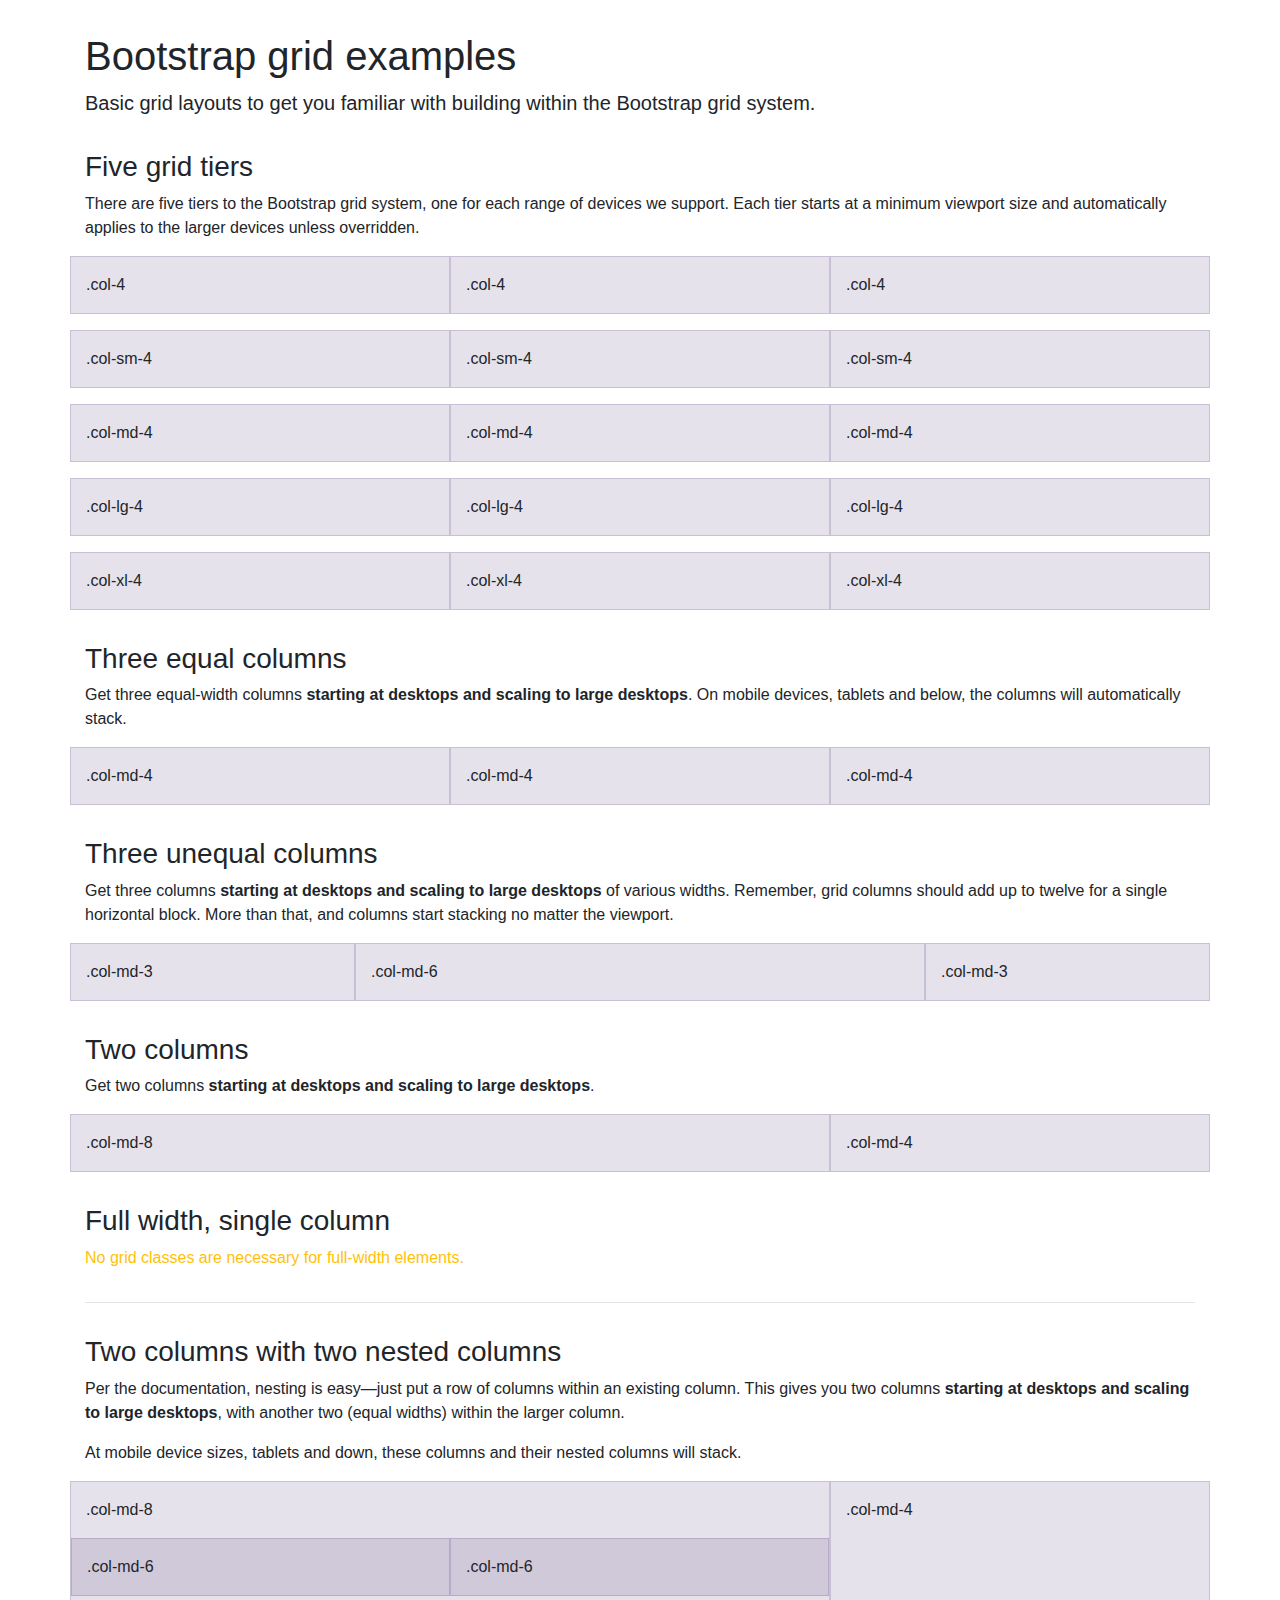
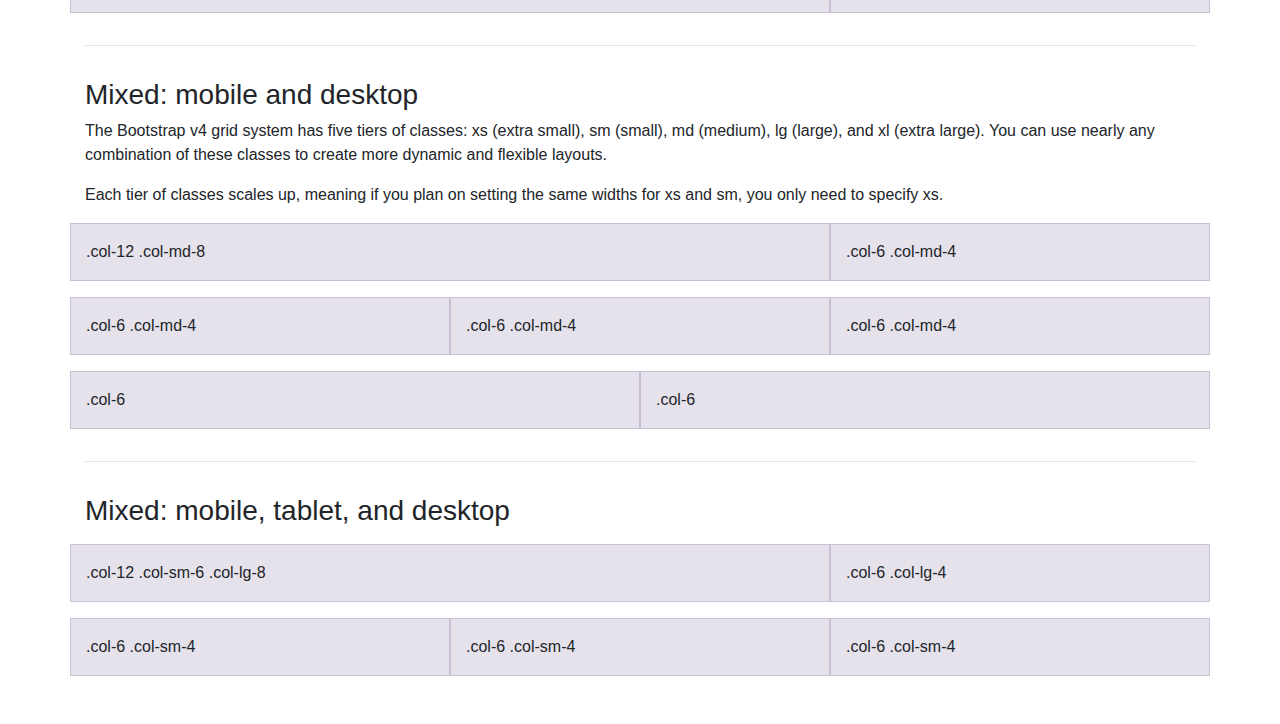
<file: bootstrap/docs/4.1/examples/grid/index.html>
<!doctype html>
<html lang="en">
  <head>
    <meta charset="utf-8">
    <meta name="viewport" content="width=device-width, initial-scale=1, shrink-to-fit=no">
    <meta name="description" content="">
    <meta name="author" content="">
    <link rel="icon" href="../../../../favicon.ico">

    <title>Grid Template for Bootstrap</title>

    <!-- Bootstrap core CSS -->
    <link href="../../../../dist/css/bootstrap.min.css" rel="stylesheet">

    <!-- Custom styles for this template -->
    <link href="grid.css" rel="stylesheet">
  </head>

  <body>
    <div class="container">

      <h1>Bootstrap grid examples</h1>
      <p class="lead">Basic grid layouts to get you familiar with building within the Bootstrap grid system.</p>

      <h3>Five grid tiers</h3>
      <p>There are five tiers to the Bootstrap grid system, one for each range of devices we support. Each tier starts at a minimum viewport size and automatically applies to the larger devices unless overridden.</p>

      <div class="row">
        <div class="col-4">.col-4</div>
        <div class="col-4">.col-4</div>
        <div class="col-4">.col-4</div>
      </div>

      <div class="row">
        <div class="col-sm-4">.col-sm-4</div>
        <div class="col-sm-4">.col-sm-4</div>
        <div class="col-sm-4">.col-sm-4</div>
      </div>

      <div class="row">
        <div class="col-md-4">.col-md-4</div>
        <div class="col-md-4">.col-md-4</div>
        <div class="col-md-4">.col-md-4</div>
      </div>

      <div class="row">
        <div class="col-lg-4">.col-lg-4</div>
        <div class="col-lg-4">.col-lg-4</div>
        <div class="col-lg-4">.col-lg-4</div>
      </div>

      <div class="row">
        <div class="col-xl-4">.col-xl-4</div>
        <div class="col-xl-4">.col-xl-4</div>
        <div class="col-xl-4">.col-xl-4</div>
      </div>

      <h3>Three equal columns</h3>
      <p>Get three equal-width columns <strong>starting at desktops and scaling to large desktops</strong>. On mobile devices, tablets and below, the columns will automatically stack.</p>
      <div class="row">
        <div class="col-md-4">.col-md-4</div>
        <div class="col-md-4">.col-md-4</div>
        <div class="col-md-4">.col-md-4</div>
      </div>

      <h3>Three unequal columns</h3>
      <p>Get three columns <strong>starting at desktops and scaling to large desktops</strong> of various widths. Remember, grid columns should add up to twelve for a single horizontal block. More than that, and columns start stacking no matter the viewport.</p>
      <div class="row">
        <div class="col-md-3">.col-md-3</div>
        <div class="col-md-6">.col-md-6</div>
        <div class="col-md-3">.col-md-3</div>
      </div>

      <h3>Two columns</h3>
      <p>Get two columns <strong>starting at desktops and scaling to large desktops</strong>.</p>
      <div class="row">
        <div class="col-md-8">.col-md-8</div>
        <div class="col-md-4">.col-md-4</div>
      </div>

      <h3>Full width, single column</h3>
      <p class="text-warning">No grid classes are necessary for full-width elements.</p>

      <hr>

      <h3>Two columns with two nested columns</h3>
      <p>Per the documentation, nesting is easy—just put a row of columns within an existing column. This gives you two columns <strong>starting at desktops and scaling to large desktops</strong>, with another two (equal widths) within the larger column.</p>
      <p>At mobile device sizes, tablets and down, these columns and their nested columns will stack.</p>
      <div class="row">
        <div class="col-md-8">
          .col-md-8
          <div class="row">
            <div class="col-md-6">.col-md-6</div>
            <div class="col-md-6">.col-md-6</div>
          </div>
        </div>
        <div class="col-md-4">.col-md-4</div>
      </div>

      <hr>

      <h3>Mixed: mobile and desktop</h3>
      <p>The Bootstrap v4 grid system has five tiers of classes: xs (extra small), sm (small), md (medium), lg (large), and xl (extra large). You can use nearly any combination of these classes to create more dynamic and flexible layouts.</p>
      <p>Each tier of classes scales up, meaning if you plan on setting the same widths for xs and sm, you only need to specify xs.</p>
      <div class="row">
        <div class="col-12 col-md-8">.col-12 .col-md-8</div>
        <div class="col-6 col-md-4">.col-6 .col-md-4</div>
      </div>
      <div class="row">
        <div class="col-6 col-md-4">.col-6 .col-md-4</div>
        <div class="col-6 col-md-4">.col-6 .col-md-4</div>
        <div class="col-6 col-md-4">.col-6 .col-md-4</div>
      </div>
      <div class="row">
        <div class="col-6">.col-6</div>
        <div class="col-6">.col-6</div>
      </div>

      <hr>

      <h3>Mixed: mobile, tablet, and desktop</h3>
      <p></p>
      <div class="row">
        <div class="col-12 col-sm-6 col-lg-8">.col-12 .col-sm-6 .col-lg-8</div>
        <div class="col-6 col-lg-4">.col-6 .col-lg-4</div>
      </div>
      <div class="row">
        <div class="col-6 col-sm-4">.col-6 .col-sm-4</div>
        <div class="col-6 col-sm-4">.col-6 .col-sm-4</div>
        <div class="col-6 col-sm-4">.col-6 .col-sm-4</div>
      </div>

    </div> <!-- /container -->
  </body>
</html>
</file>
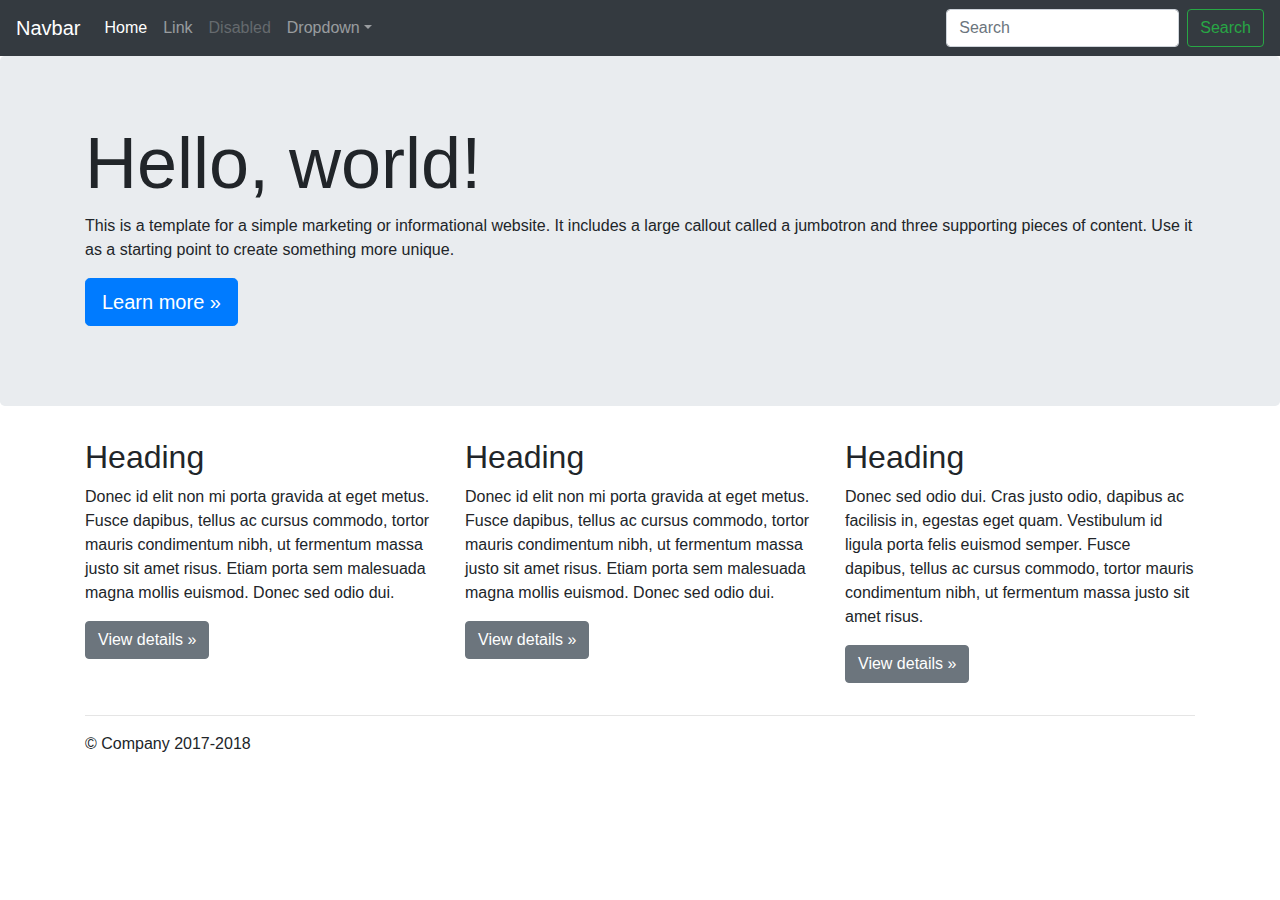
<file: bootstrap/docs/4.1/examples/jumbotron/index.html>
<!doctype html>
<html lang="en">
  <head>
    <meta charset="utf-8">
    <meta name="viewport" content="width=device-width, initial-scale=1, shrink-to-fit=no">
    <meta name="description" content="">
    <meta name="author" content="">
    <link rel="icon" href="../../../../favicon.ico">

    <title>Jumbotron Template for Bootstrap</title>

    <!-- Bootstrap core CSS -->
    <link href="../../../../dist/css/bootstrap.min.css" rel="stylesheet">

    <!-- Custom styles for this template -->
    <link href="jumbotron.css" rel="stylesheet">
  </head>

  <body>

    <nav class="navbar navbar-expand-md navbar-dark fixed-top bg-dark">
      <a class="navbar-brand" href="#">Navbar</a>
      <button class="navbar-toggler" type="button" data-toggle="collapse" data-target="#navbarsExampleDefault" aria-controls="navbarsExampleDefault" aria-expanded="false" aria-label="Toggle navigation">
        <span class="navbar-toggler-icon"></span>
      </button>

      <div class="collapse navbar-collapse" id="navbarsExampleDefault">
        <ul class="navbar-nav mr-auto">
          <li class="nav-item active">
            <a class="nav-link" href="#">Home <span class="sr-only">(current)</span></a>
          </li>
          <li class="nav-item">
            <a class="nav-link" href="#">Link</a>
          </li>
          <li class="nav-item">
            <a class="nav-link disabled" href="#">Disabled</a>
          </li>
          <li class="nav-item dropdown">
            <a class="nav-link dropdown-toggle" href="http://example.com" id="dropdown01" data-toggle="dropdown" aria-haspopup="true" aria-expanded="false">Dropdown</a>
            <div class="dropdown-menu" aria-labelledby="dropdown01">
              <a class="dropdown-item" href="#">Action</a>
              <a class="dropdown-item" href="#">Another action</a>
              <a class="dropdown-item" href="#">Something else here</a>
            </div>
          </li>
        </ul>
        <form class="form-inline my-2 my-lg-0">
          <input class="form-control mr-sm-2" type="text" placeholder="Search" aria-label="Search">
          <button class="btn btn-outline-success my-2 my-sm-0" type="submit">Search</button>
        </form>
      </div>
    </nav>

    <main role="main">

      <!-- Main jumbotron for a primary marketing message or call to action -->
      <div class="jumbotron">
        <div class="container">
          <h1 class="display-3">Hello, world!</h1>
          <p>This is a template for a simple marketing or informational website. It includes a large callout called a jumbotron and three supporting pieces of content. Use it as a starting point to create something more unique.</p>
          <p><a class="btn btn-primary btn-lg" href="#" role="button">Learn more &raquo;</a></p>
        </div>
      </div>

      <div class="container">
        <!-- Example row of columns -->
        <div class="row">
          <div class="col-md-4">
            <h2>Heading</h2>
            <p>Donec id elit non mi porta gravida at eget metus. Fusce dapibus, tellus ac cursus commodo, tortor mauris condimentum nibh, ut fermentum massa justo sit amet risus. Etiam porta sem malesuada magna mollis euismod. Donec sed odio dui. </p>
            <p><a class="btn btn-secondary" href="#" role="button">View details &raquo;</a></p>
          </div>
          <div class="col-md-4">
            <h2>Heading</h2>
            <p>Donec id elit non mi porta gravida at eget metus. Fusce dapibus, tellus ac cursus commodo, tortor mauris condimentum nibh, ut fermentum massa justo sit amet risus. Etiam porta sem malesuada magna mollis euismod. Donec sed odio dui. </p>
            <p><a class="btn btn-secondary" href="#" role="button">View details &raquo;</a></p>
          </div>
          <div class="col-md-4">
            <h2>Heading</h2>
            <p>Donec sed odio dui. Cras justo odio, dapibus ac facilisis in, egestas eget quam. Vestibulum id ligula porta felis euismod semper. Fusce dapibus, tellus ac cursus commodo, tortor mauris condimentum nibh, ut fermentum massa justo sit amet risus.</p>
            <p><a class="btn btn-secondary" href="#" role="button">View details &raquo;</a></p>
          </div>
        </div>

        <hr>

      </div> <!-- /container -->

    </main>

    <footer class="container">
      <p>&copy; Company 2017-2018</p>
    </footer>

    <!-- Bootstrap core JavaScript
    ================================================== -->
    <!-- Placed at the end of the document so the pages load faster -->
    <script src="https://code.jquery.com/jquery-3.3.1.slim.min.js" integrity="sha384-q8i/X+965DzO0rT7abK41JStQIAqVgRVzpbzo5smXKp4YfRvH+8abtTE1Pi6jizo" crossorigin="anonymous"></script>
    <script>window.jQuery || document.write('<script src="../../../../assets/js/vendor/jquery-slim.min.js"><\/script>')</script>
    <script src="../../../../assets/js/vendor/popper.min.js"></script>
    <script src="../../../../dist/js/bootstrap.min.js"></script>
  </body>
</html>
</file>
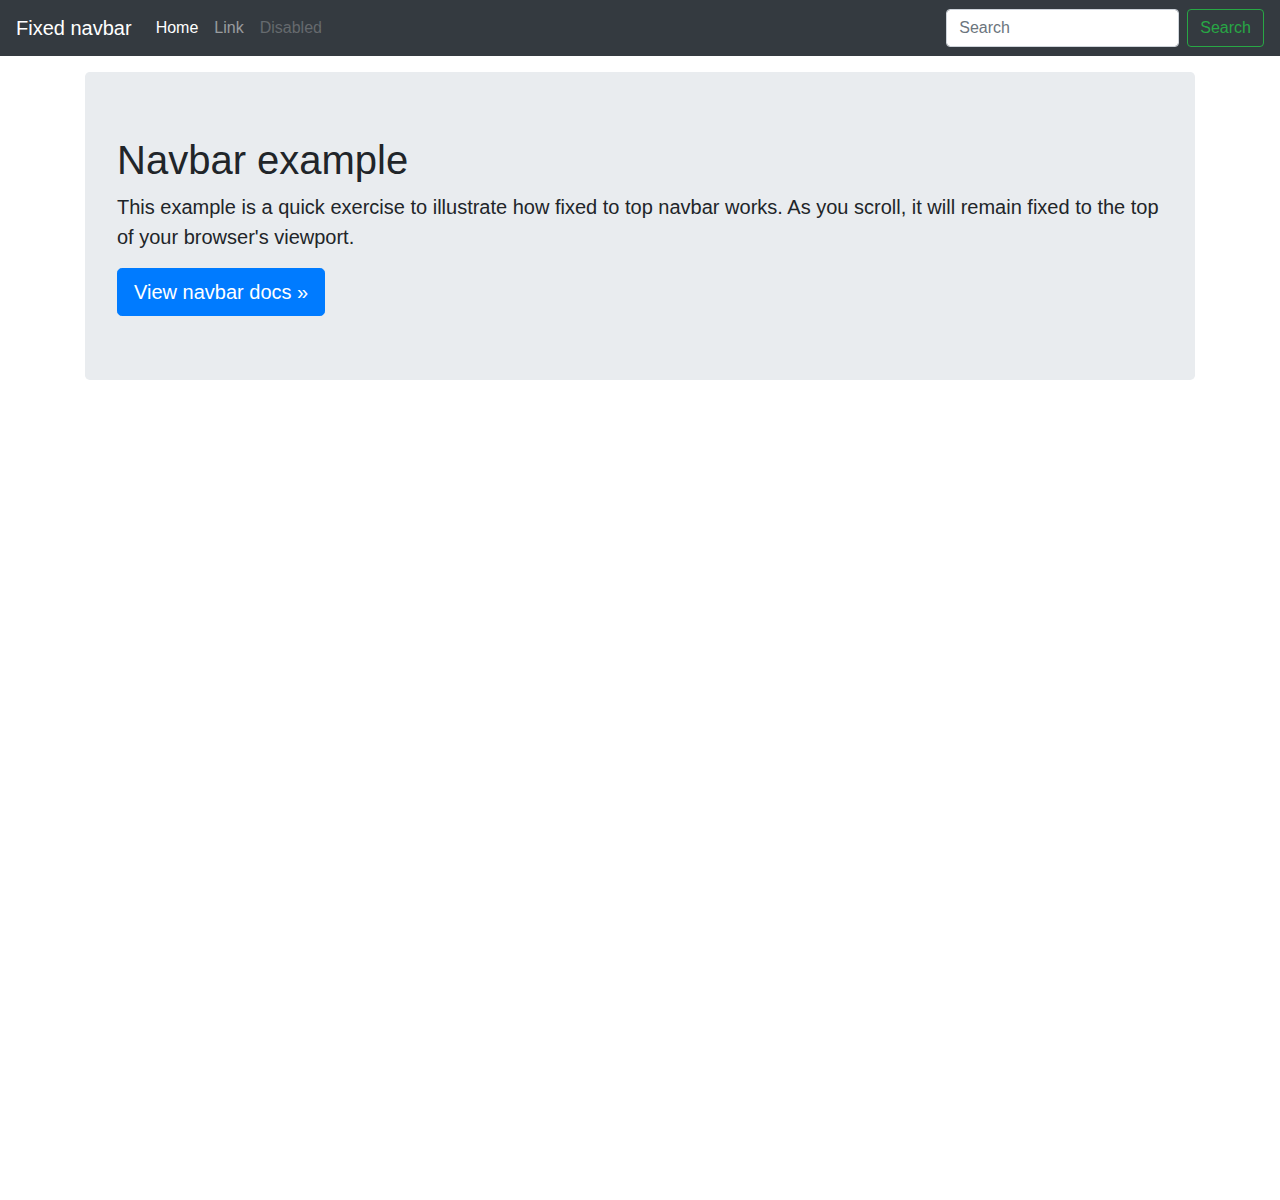
<file: bootstrap/docs/4.1/examples/navbar-fixed/index.html>
<!doctype html>
<html lang="en">
  <head>
    <meta charset="utf-8">
    <meta name="viewport" content="width=device-width, initial-scale=1, shrink-to-fit=no">
    <meta name="description" content="">
    <meta name="author" content="">
    <link rel="icon" href="../../../../favicon.ico">

    <title>Fixed top navbar example for Bootstrap</title>

    <!-- Bootstrap core CSS -->
    <link href="../../../../dist/css/bootstrap.min.css" rel="stylesheet">

    <!-- Custom styles for this template -->
    <link href="navbar-top-fixed.css" rel="stylesheet">
  </head>

  <body>

    <nav class="navbar navbar-expand-md navbar-dark fixed-top bg-dark">
      <a class="navbar-brand" href="#">Fixed navbar</a>
      <button class="navbar-toggler" type="button" data-toggle="collapse" data-target="#navbarCollapse" aria-controls="navbarCollapse" aria-expanded="false" aria-label="Toggle navigation">
        <span class="navbar-toggler-icon"></span>
      </button>
      <div class="collapse navbar-collapse" id="navbarCollapse">
        <ul class="navbar-nav mr-auto">
          <li class="nav-item active">
            <a class="nav-link" href="#">Home <span class="sr-only">(current)</span></a>
          </li>
          <li class="nav-item">
            <a class="nav-link" href="#">Link</a>
          </li>
          <li class="nav-item">
            <a class="nav-link disabled" href="#">Disabled</a>
          </li>
        </ul>
        <form class="form-inline mt-2 mt-md-0">
          <input class="form-control mr-sm-2" type="text" placeholder="Search" aria-label="Search">
          <button class="btn btn-outline-success my-2 my-sm-0" type="submit">Search</button>
        </form>
      </div>
    </nav>

    <main role="main" class="container">
      <div class="jumbotron">
        <h1>Navbar example</h1>
        <p class="lead">This example is a quick exercise to illustrate how fixed to top navbar works. As you scroll, it will remain fixed to the top of your browser's viewport.</p>
        <a class="btn btn-lg btn-primary" href="../../components/navbar/" role="button">View navbar docs &raquo;</a>
      </div>
    </main>

    <!-- Bootstrap core JavaScript
    ================================================== -->
    <!-- Placed at the end of the document so the pages load faster -->
    <script src="https://code.jquery.com/jquery-3.3.1.slim.min.js" integrity="sha384-q8i/X+965DzO0rT7abK41JStQIAqVgRVzpbzo5smXKp4YfRvH+8abtTE1Pi6jizo" crossorigin="anonymous"></script>
    <script>window.jQuery || document.write('<script src="../../../../assets/js/vendor/jquery-slim.min.js"><\/script>')</script>
    <script src="../../../../assets/js/vendor/popper.min.js"></script>
    <script src="../../../../dist/js/bootstrap.min.js"></script>
  </body>
</html>
</file>
<file: bootstrap/docs/4.1/examples/album/album.css>
:root {
  --jumbotron-padding-y: 3rem;
}

.jumbotron {
  padding-top: var(--jumbotron-padding-y);
  padding-bottom: var(--jumbotron-padding-y);
  margin-bottom: 0;
  background-color: #fff;
}
@media (min-width: 768px) {
  .jumbotron {
    padding-top: calc(var(--jumbotron-padding-y) * 2);
    padding-bottom: calc(var(--jumbotron-padding-y) * 2);
  }
}

.jumbotron p:last-child {
  margin-bottom: 0;
}

.jumbotron-heading {
  font-weight: 300;
}

.jumbotron .container {
  max-width: 40rem;
}

footer {
  padding-top: 3rem;
  padding-bottom: 3rem;
}

footer p {
  margin-bottom: .25rem;
}

.box-shadow { box-shadow: 0 .25rem .75rem rgba(0, 0, 0, .05); }
</file>
<file: bootstrap/docs/4.1/examples/blog/blog.css>
/* stylelint-disable selector-list-comma-newline-after */

.blog-header {
  line-height: 1;
  border-bottom: 1px solid #e5e5e5;
}

.blog-header-logo {
  font-family: "Playfair Display", Georgia, "Times New Roman", serif;
  font-size: 2.25rem;
}

.blog-header-logo:hover {
  text-decoration: none;
}

h1, h2, h3, h4, h5, h6 {
  font-family: "Playfair Display", Georgia, "Times New Roman", serif;
}

.display-4 {
  font-size: 2.5rem;
}
@media (min-width: 768px) {
  .display-4 {
    font-size: 3rem;
  }
}

.nav-scroller {
  position: relative;
  z-index: 2;
  height: 2.75rem;
  overflow-y: hidden;
}

.nav-scroller .nav {
  display: -ms-flexbox;
  display: flex;
  -ms-flex-wrap: nowrap;
  flex-wrap: nowrap;
  padding-bottom: 1rem;
  margin-top: -1px;
  overflow-x: auto;
  text-align: center;
  white-space: nowrap;
  -webkit-overflow-scrolling: touch;
}

.nav-scroller .nav-link {
  padding-top: .75rem;
  padding-bottom: .75rem;
  font-size: .875rem;
}

.card-img-right {
  height: 100%;
  border-radius: 0 3px 3px 0;
}

.flex-auto {
  -ms-flex: 0 0 auto;
  flex: 0 0 auto;
}

.h-250 { height: 250px; }
@media (min-width: 768px) {
  .h-md-250 { height: 250px; }
}

.border-top { border-top: 1px solid #e5e5e5; }
.border-bottom { border-bottom: 1px solid #e5e5e5; }

.box-shadow { box-shadow: 0 .25rem .75rem rgba(0, 0, 0, .05); }

/*
 * Blog name and description
 */
.blog-title {
  margin-bottom: 0;
  font-size: 2rem;
  font-weight: 400;
}
.blog-description {
  font-size: 1.1rem;
  color: #999;
}

@media (min-width: 40em) {
  .blog-title {
    font-size: 3.5rem;
  }
}

/* Pagination */
.blog-pagination {
  margin-bottom: 4rem;
}
.blog-pagination > .btn {
  border-radius: 2rem;
}

/*
 * Blog posts
 */
.blog-post {
  margin-bottom: 4rem;
}
.blog-post-title {
  margin-bottom: .25rem;
  font-size: 2.5rem;
}
.blog-post-meta {
  margin-bottom: 1.25rem;
  color: #999;
}

/*
 * Footer
 */
.blog-footer {
  padding: 2.5rem 0;
  color: #999;
  text-align: center;
  background-color: #f9f9f9;
  border-top: .05rem solid #e5e5e5;
}
.blog-footer p:last-child {
  margin-bottom: 0;
}
</file>
<file: bootstrap/docs/4.1/examples/carousel/carousel.css>
/* GLOBAL STYLES
-------------------------------------------------- */
/* Padding below the footer and lighter body text */

body {
  padding-top: 3rem;
  padding-bottom: 3rem;
  color: #5a5a5a;
}


/* CUSTOMIZE THE CAROUSEL
-------------------------------------------------- */

/* Carousel base class */
.carousel {
  margin-bottom: 4rem;
}
/* Since positioning the image, we need to help out the caption */
.carousel-caption {
  bottom: 3rem;
  z-index: 10;
}

/* Declare heights because of positioning of img element */
.carousel-item {
  height: 32rem;
  background-color: #777;
}
.carousel-item > img {
  position: absolute;
  top: 0;
  left: 0;
  min-width: 100%;
  height: 32rem;
}


/* MARKETING CONTENT
-------------------------------------------------- */

/* Center align the text within the three columns below the carousel */
.marketing .col-lg-4 {
  margin-bottom: 1.5rem;
  text-align: center;
}
.marketing h2 {
  font-weight: 400;
}
.marketing .col-lg-4 p {
  margin-right: .75rem;
  margin-left: .75rem;
}


/* Featurettes
------------------------- */

.featurette-divider {
  margin: 5rem 0; /* Space out the Bootstrap <hr> more */
}

/* Thin out the marketing headings */
.featurette-heading {
  font-weight: 300;
  line-height: 1;
  letter-spacing: -.05rem;
}


/* RESPONSIVE CSS
-------------------------------------------------- */

@media (min-width: 40em) {
  /* Bump up size of carousel content */
  .carousel-caption p {
    margin-bottom: 1.25rem;
    font-size: 1.25rem;
    line-height: 1.4;
  }

  .featurette-heading {
    font-size: 50px;
  }
}

@media (min-width: 62em) {
  .featurette-heading {
    margin-top: 7rem;
  }
}
</file>
<file: bootstrap/docs/4.1/examples/cover/cover.css>
/*
 * Globals
 */

/* Links */
a,
a:focus,
a:hover {
  color: #fff;
}

/* Custom default button */
.btn-secondary,
.btn-secondary:hover,
.btn-secondary:focus {
  color: #333;
  text-shadow: none; /* Prevent inheritance from `body` */
  background-color: #fff;
  border: .05rem solid #fff;
}


/*
 * Base structure
 */

html,
body {
  height: 100%;
  background-color: #333;
}

body {
  display: -ms-flexbox;
  display: flex;
  color: #fff;
  text-shadow: 0 .05rem .1rem rgba(0, 0, 0, .5);
  box-shadow: inset 0 0 5rem rgba(0, 0, 0, .5);
}

.cover-container {
  max-width: 42em;
}


/*
 * Header
 */
.masthead {
  margin-bottom: 2rem;
}

.masthead-brand {
  margin-bottom: 0;
}

.nav-masthead .nav-link {
  padding: .25rem 0;
  font-weight: 700;
  color: rgba(255, 255, 255, .5);
  background-color: transparent;
  border-bottom: .25rem solid transparent;
}

.nav-masthead .nav-link:hover,
.nav-masthead .nav-link:focus {
  border-bottom-color: rgba(255, 255, 255, .25);
}

.nav-masthead .nav-link + .nav-link {
  margin-left: 1rem;
}

.nav-masthead .active {
  color: #fff;
  border-bottom-color: #fff;
}

@media (min-width: 48em) {
  .masthead-brand {
    float: left;
  }
  .nav-masthead {
    float: right;
  }
}


/*
 * Cover
 */
.cover {
  padding: 0 1.5rem;
}
.cover .btn-lg {
  padding: .75rem 1.25rem;
  font-weight: 700;
}


/*
 * Footer
 */
.mastfoot {
  color: rgba(255, 255, 255, .5);
}
</file>
<file: bootstrap/docs/4.1/examples/grid/grid.css>
body {
  padding-top: 2rem;
  padding-bottom: 2rem;
}

h3 {
  margin-top: 2rem;
}

.row {
  margin-bottom: 1rem;
}
.row .row {
  margin-top: 1rem;
  margin-bottom: 0;
}
[class*="col-"] {
  padding-top: 1rem;
  padding-bottom: 1rem;
  background-color: rgba(86, 61, 124, .15);
  border: 1px solid rgba(86, 61, 124, .2);
}

hr {
  margin-top: 2rem;
  margin-bottom: 2rem;
}
</file>
<file: bootstrap/docs/4.1/examples/jumbotron/jumbotron.css>
/* Move down content because we have a fixed navbar that is 3.5rem tall */
body {
  padding-top: 3.5rem;
}
</file>
<file: bootstrap/docs/4.1/examples/navbar-fixed/navbar-top-fixed.css>
/* Show it is fixed to the top */
body {
  min-height: 75rem;
  padding-top: 4.5rem;
}
</file>
